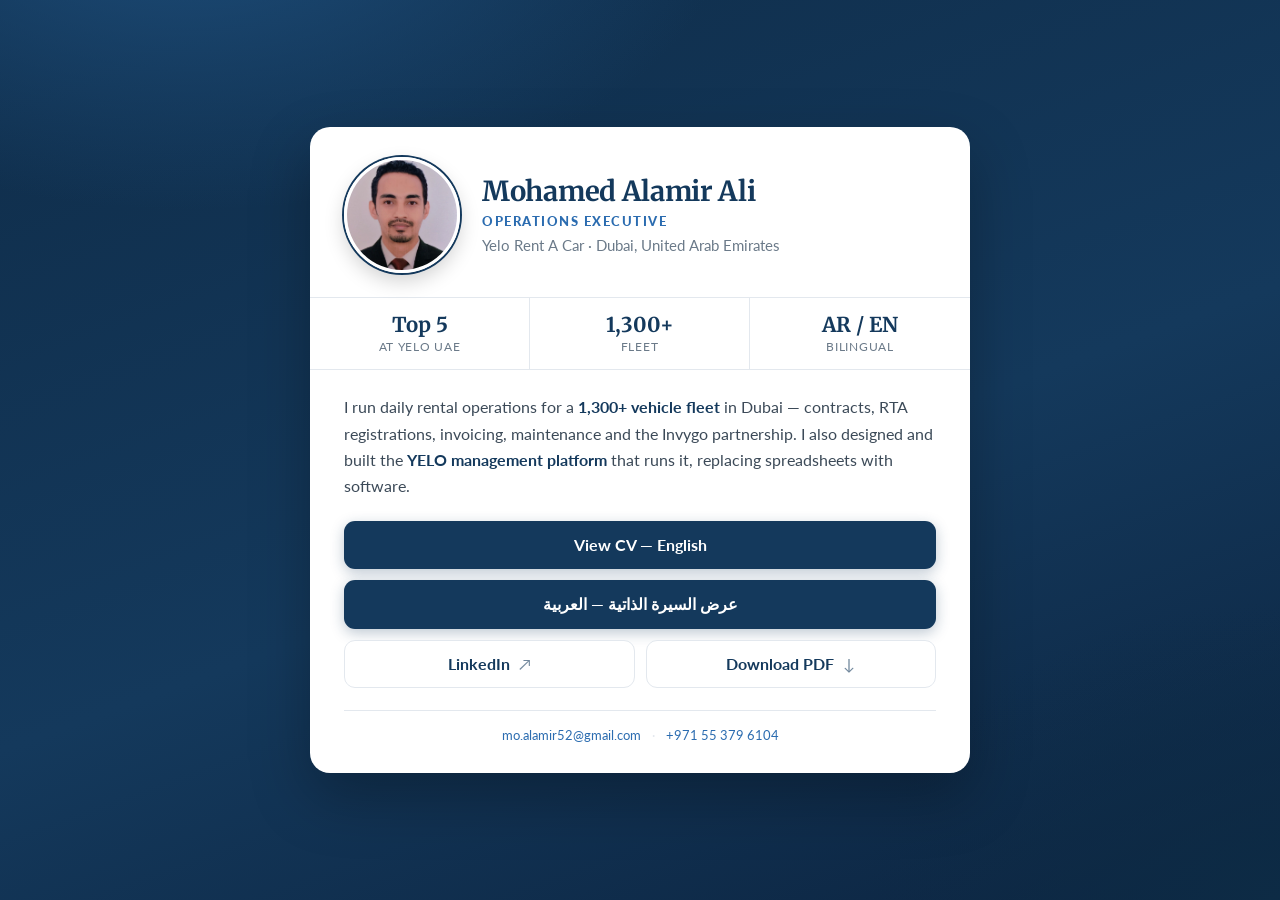
<file: index.html>
<!DOCTYPE html>
<html lang="en">
<head>
<meta charset="utf-8">
<meta name="viewport" content="width=device-width, initial-scale=1">
<title>Mohamed Alamir Ali — Operations Executive, Dubai</title>
<meta name="description" content="Operations Executive at Yelo Rent A Car, Dubai. Managing a 1,300+ vehicle fleet. English and Arabic CV.">

<meta property="og:type" content="profile">
<meta property="og:title" content="Mohamed Alamir Ali — Operations Executive, Dubai">
<meta property="og:description" content="Operations and customer service across retail, telecom and rental. Managing a 1,300+ vehicle fleet at Yelo Rent A Car, Dubai.">
<meta property="og:image" content="https://moalamir52.github.io/mohamed-alamir.jpg">
<meta property="og:url" content="https://moalamir52.github.io/">
<meta name="twitter:card" content="summary">

<link rel="icon" href="data:image/svg+xml,<svg xmlns='http://www.w3.org/2000/svg' viewBox='0 0 100 100'><rect width='100' height='100' rx='20' fill='%2314395c'/><text y='.9em' x='50' text-anchor='middle' font-size='62' font-family='Georgia,serif' fill='white'>M</text></svg>">

<link rel="preconnect" href="https://fonts.googleapis.com">
<link rel="preconnect" href="https://fonts.gstatic.com" crossorigin>
<link href="https://fonts.googleapis.com/css2?family=Lato:wght@400;700;900&family=Merriweather:wght@700&display=swap" rel="stylesheet">

<style>
    *, *::before, *::after { margin: 0; padding: 0; box-sizing: border-box; }

    :root {
        --navy:   #14395c;
        --blue:   #2b6cb0;
        --ink:    #23303c;
        --muted:  #6b7a89;
        --line:   #e3e8ee;
    }

    body {
        font-family: 'Lato', 'Segoe UI', Tahoma, sans-serif;
        color: var(--ink);
        background:
            radial-gradient(900px 500px at 15% -10%, #1d4d7a 0%, transparent 60%),
            radial-gradient(700px 500px at 100% 100%, #0d2b45 0%, transparent 60%),
            linear-gradient(160deg, #0f2d4a 0%, #14395c 55%, #0c2440 100%);
        min-height: 100vh;
        display: flex;
        align-items: center;
        justify-content: center;
        padding: 28px 18px;
        -webkit-font-smoothing: antialiased;
    }

    .card {
        width: 100%;
        min-width: 0;
        max-width: 660px;
        background: #fff;
        border-radius: 20px;
        box-shadow: 0 24px 60px rgba(0,0,0,.28);
        overflow: hidden;
    }

    /* ---------- Header ---------- */
    .head {
        display: flex;
        align-items: center;
        gap: 22px;
        padding: 30px 34px 24px;
        border-bottom: 1px solid var(--line);
    }

    .photo {
        width: 116px;
        height: 116px;
        flex-shrink: 0;
        border-radius: 50%;
        object-fit: cover;
        object-position: center 18%;
        border: 3px solid #fff;
        box-shadow: 0 0 0 2px var(--navy), 0 8px 20px rgba(0,0,0,.18);
    }

    h1 {
        font-family: 'Merriweather', Georgia, serif;
        font-size: 1.72rem;
        line-height: 1.2;
        color: var(--navy);
        letter-spacing: -.3px;
    }

    .role {
        margin-top: 5px;
        font-size: .82rem;
        font-weight: 900;
        letter-spacing: 1.5px;
        text-transform: uppercase;
        color: var(--blue);
    }

    .place {
        margin-top: 7px;
        font-size: .93rem;
        color: var(--muted);
        overflow-wrap: break-word;
    }

    .head > div { min-width: 0; }

    /* ---------- Stats ---------- */
    .stats {
        display: grid;
        grid-template-columns: repeat(3, minmax(0, 1fr));
        border-bottom: 1px solid var(--line);
    }

    .stat {
        padding: 16px 10px;
        text-align: center;
        border-right: 1px solid var(--line);
    }
    .stat:last-child { border-right: 0; }

    .stat b {
        display: block;
        font-family: 'Merriweather', Georgia, serif;
        font-size: 1.28rem;
        color: var(--navy);
        line-height: 1.1;
    }
    .stat span {
        display: block;
        margin-top: 4px;
        font-size: .72rem;
        letter-spacing: .7px;
        text-transform: uppercase;
        color: var(--muted);
    }

    /* ---------- Body ---------- */
    .body { padding: 24px 34px 30px; }

    .pitch {
        font-size: .99rem;
        line-height: 1.65;
        color: #3c4a58;
        margin-bottom: 22px;
    }
    .pitch strong { color: var(--navy); }

    .links { display: grid; gap: 11px; }

    .btn {
        display: flex;
        align-items: center;
        justify-content: center;
        gap: 9px;
        padding: 14px 20px;
        border-radius: 11px;
        font-size: .97rem;
        font-weight: 700;
        text-align: center;
        text-decoration: none;
        border: 1.5px solid transparent;
        transition: transform .15s ease, box-shadow .15s ease, background-color .15s ease;
    }
    .btn .arrow { font-weight: 400; opacity: .6; }

    .btn-primary {
        background: var(--navy);
        color: #fff;
        box-shadow: 0 4px 14px rgba(20,57,92,.28);
    }
    .btn-primary:hover { background: #1b4a75; transform: translateY(-2px); }

    .btn-ghost {
        background: #fff;
        color: var(--navy);
        border-color: var(--line);
    }
    .btn-ghost:hover { border-color: var(--blue); color: var(--blue); transform: translateY(-2px); }

    .row2 { display: grid; grid-template-columns: repeat(2, minmax(0, 1fr)); gap: 11px; }

    footer {
        margin-top: 22px;
        padding-top: 16px;
        border-top: 1px solid var(--line);
        text-align: center;
        font-size: .82rem;
        color: var(--muted);
    }
    footer a { color: var(--blue); text-decoration: none; overflow-wrap: anywhere; }
    footer a:hover { text-decoration: underline; }
    footer .sep { margin: 0 8px; color: var(--line); }

    /* ---------- Responsive ---------- */
    @media (max-width: 560px) {
        .head {
            flex-direction: column;
            text-align: center;
            gap: 16px;
            padding: 28px 22px 22px;
        }
        h1 { font-size: 1.45rem; }
        .body { padding: 22px 22px 26px; }
        .row2 { grid-template-columns: 1fr; }
        .stat b { font-size: 1.12rem; }
    }

    @media (prefers-reduced-motion: reduce) {
        .btn { transition: none; }
        .btn:hover { transform: none; }
    }
</style>
</head>
<body>

<main class="card">

    <div class="head">
        <img class="photo" src="mohamed-alamir.jpg" alt="Mohamed Alamir Ali">
        <div>
            <h1>Mohamed Alamir Ali</h1>
            <div class="role">Operations Executive</div>
            <div class="place">Yelo Rent A Car &middot; Dubai, United Arab Emirates</div>
        </div>
    </div>

    <div class="stats">
        <div class="stat"><b>Top 5</b><span>At Yelo UAE</span></div>
        <div class="stat"><b>1,300+</b><span>Fleet</span></div>
        <div class="stat"><b>AR / EN</b><span>Bilingual</span></div>
    </div>

    <div class="body">
        <p class="pitch">
            I run daily rental operations for a <strong>1,300+ vehicle fleet</strong> in Dubai — contracts,
            RTA registrations, invoicing, maintenance and the Invygo partnership. I also designed and built
            the <strong>YELO management platform</strong> that runs it, replacing spreadsheets with software.
        </p>

        <div class="links">
            <a class="btn btn-primary" href="./english.html">View CV — English</a>
            <a class="btn btn-primary" href="./arabic.html" dir="rtl">عرض السيرة الذاتية — العربية</a>

            <div class="row2">
                <a class="btn btn-ghost" href="https://www.linkedin.com/in/mohamed-alamir/" target="_blank" rel="noopener">
                    LinkedIn <span class="arrow">&#8599;</span>
                </a>
                <a class="btn btn-ghost" href="Mohamed Alamir` Resume.pdf" download>
                    Download PDF <span class="arrow">&darr;</span>
                </a>
            </div>
        </div>

        <footer>
            <a href="mailto:mo.alamir52@gmail.com">mo.alamir52@gmail.com</a>
            <span class="sep">&middot;</span>
            <a href="https://wa.me/971553796104" target="_blank" rel="noopener">+971&nbsp;55&nbsp;379&nbsp;6104</a>
        </footer>
    </div>

</main>

</body>
</html>
</file>
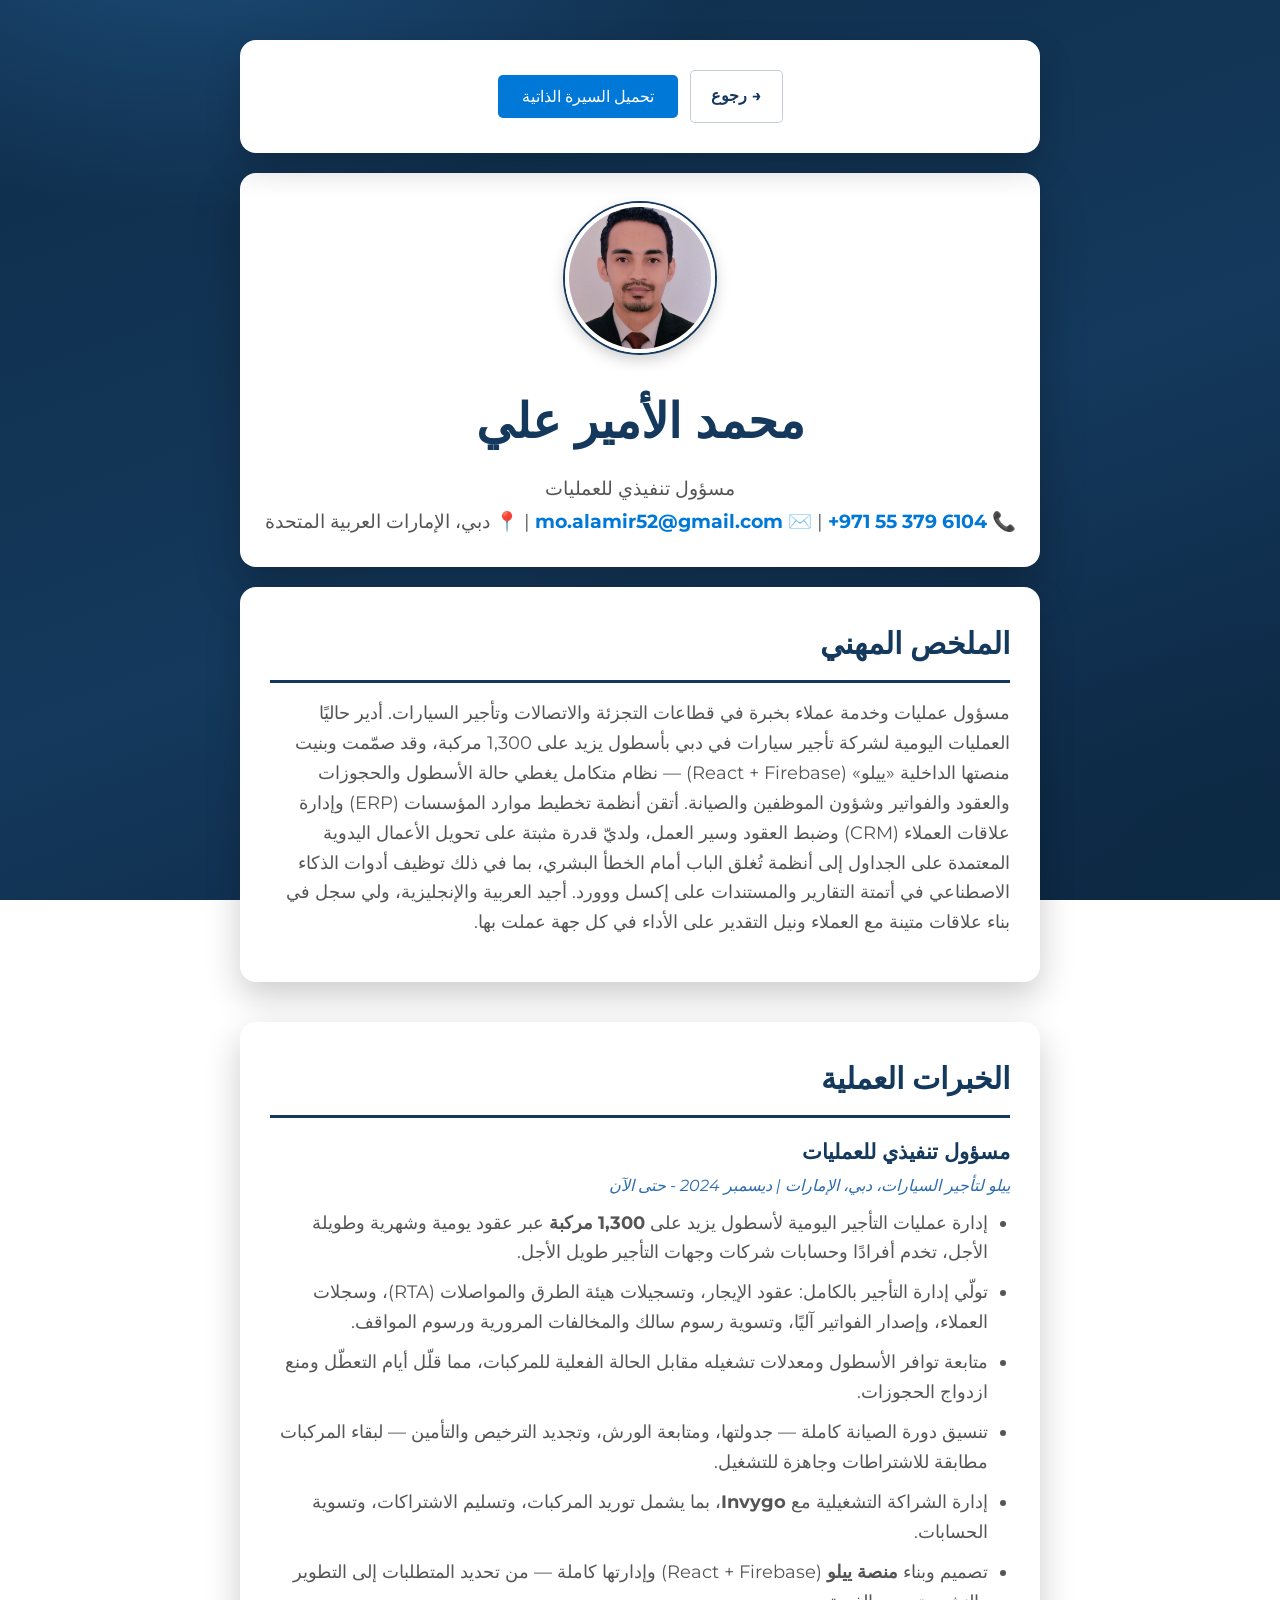
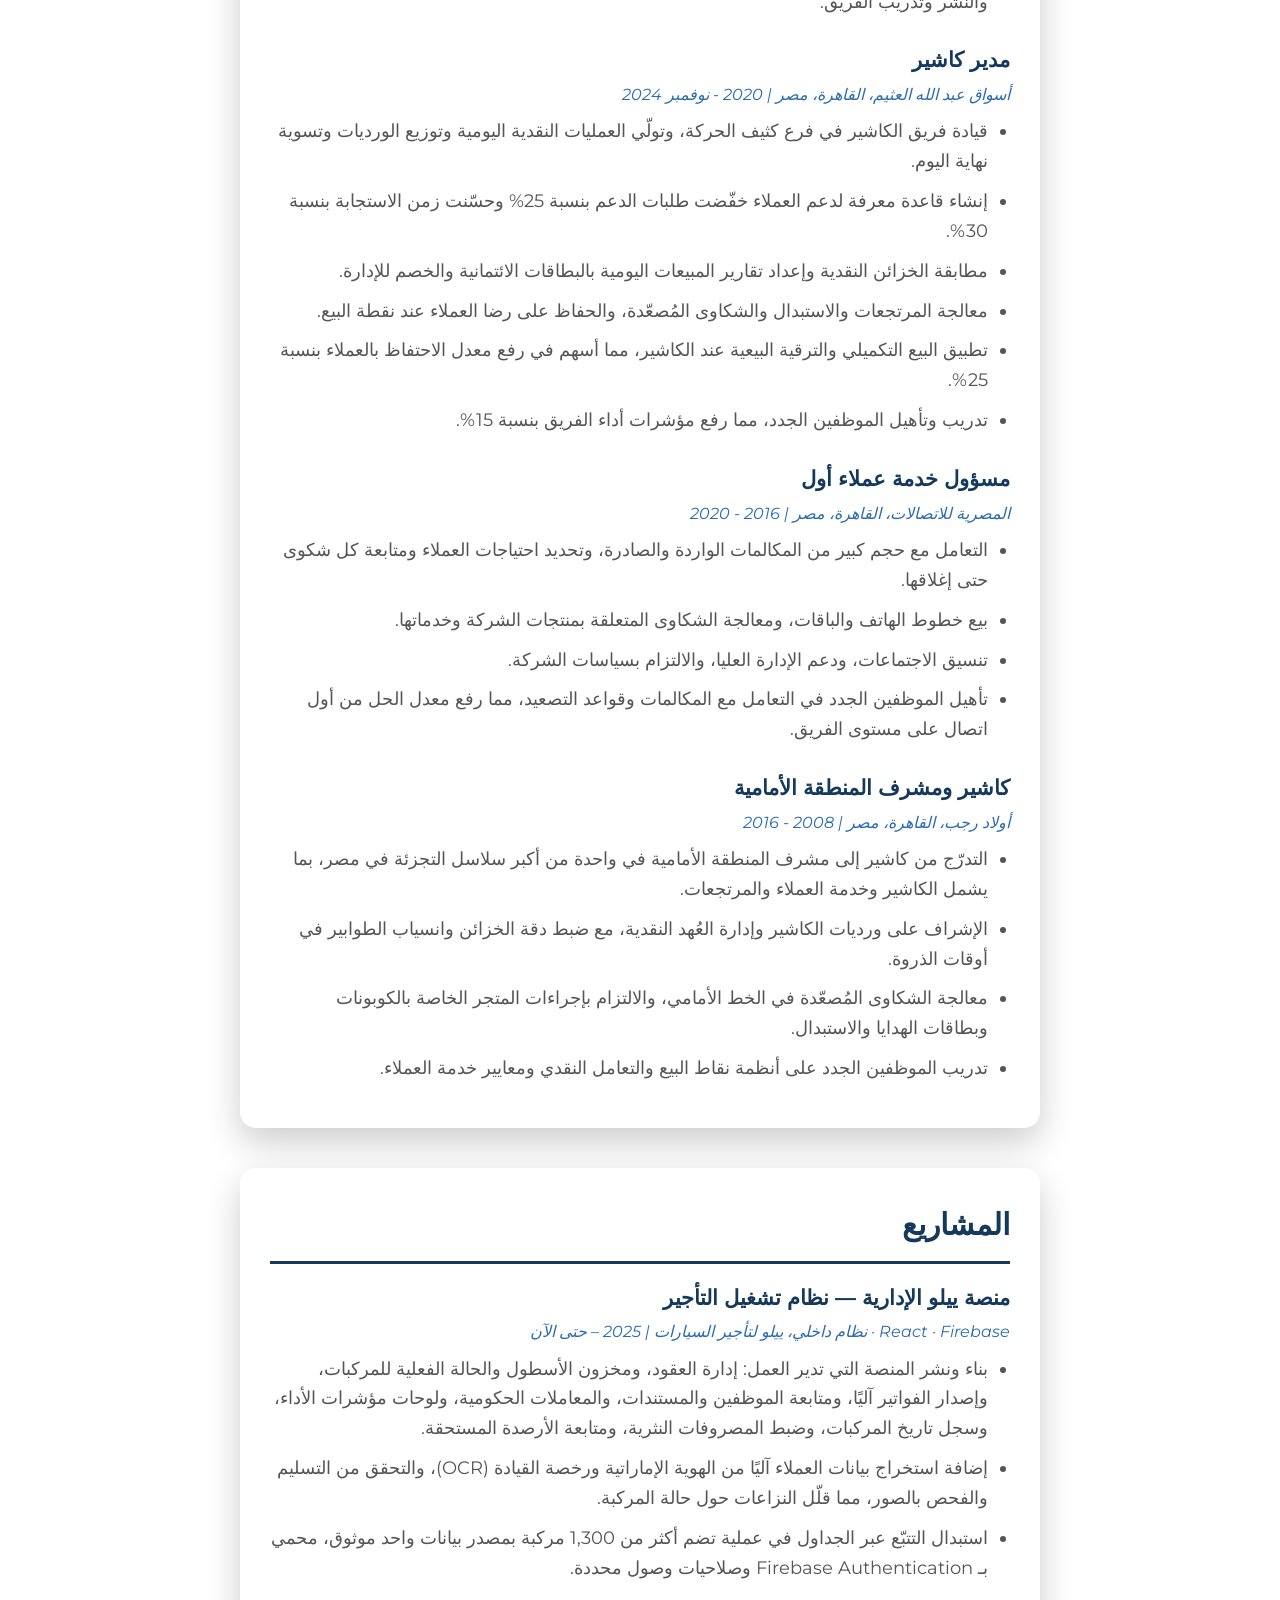
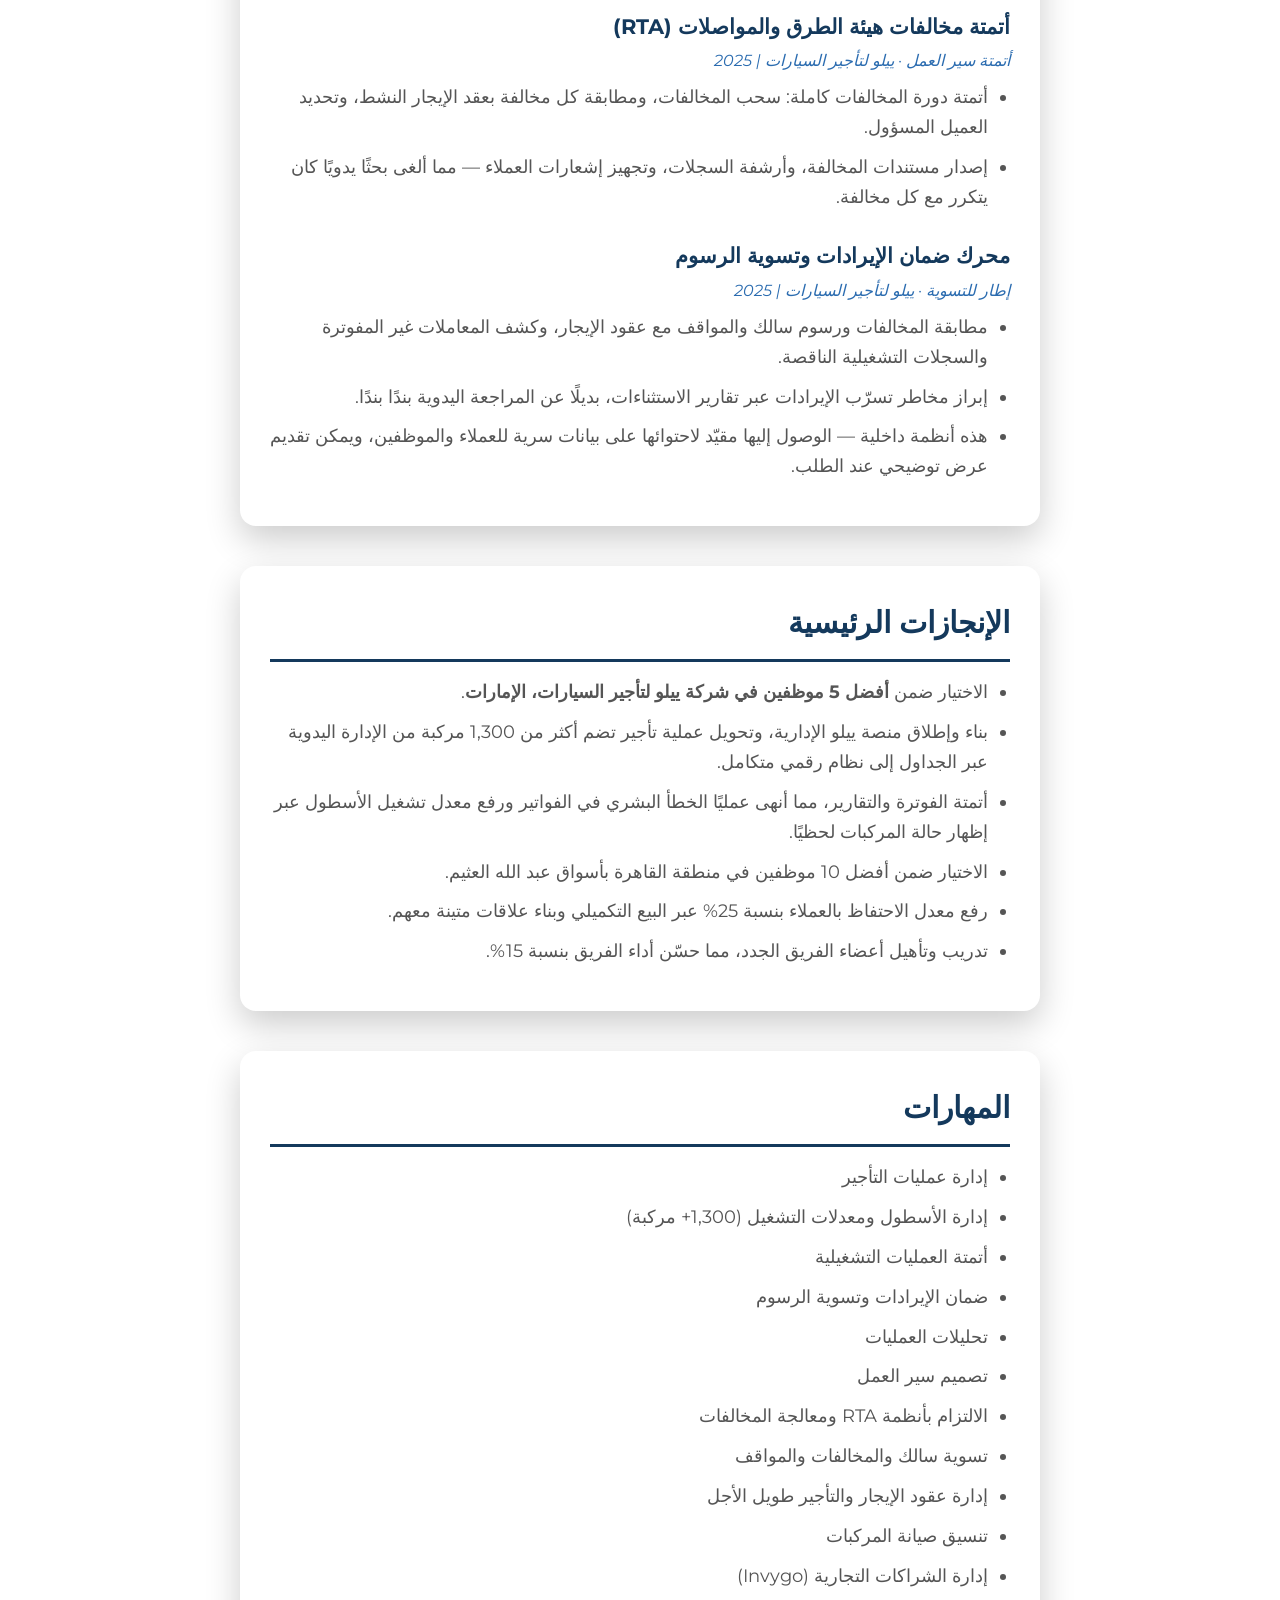
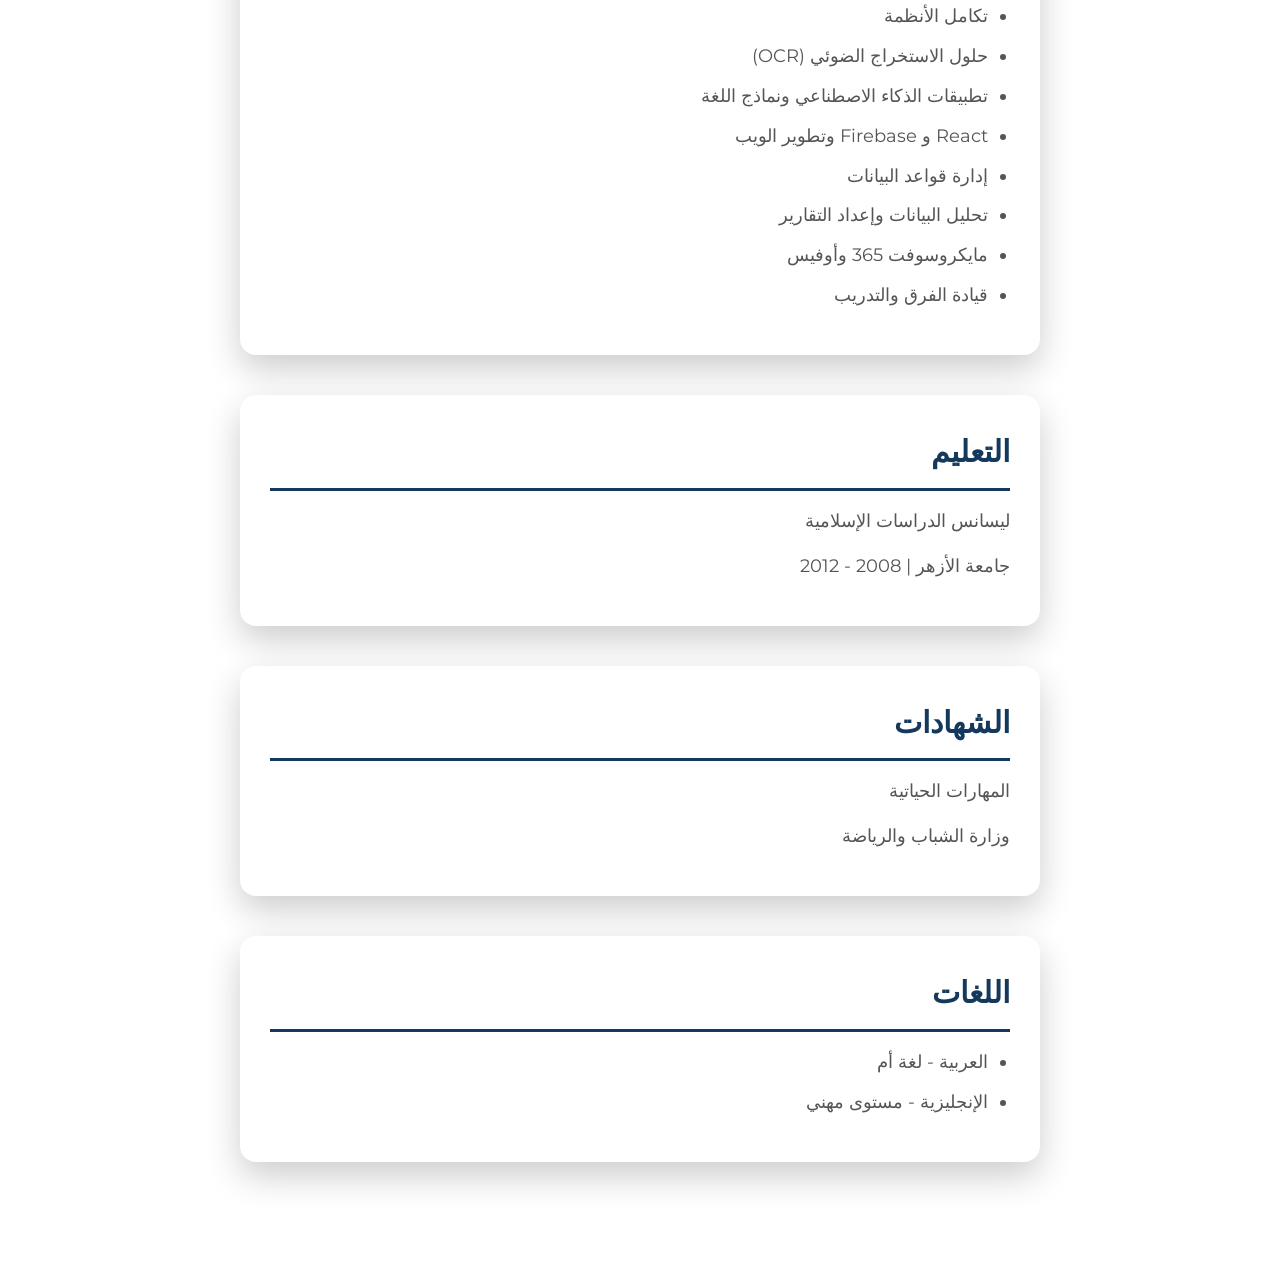
<file: arabic.html>
<!DOCTYPE html>
<html lang="ar" dir="rtl">
<head>
    <meta charset="UTF-8">
    <meta name="viewport" content="width=device-width, initial-scale=1.0">
    <title>السيرة الذاتية — محمد الأمير علي</title>
    <meta name="description" content="السيرة الذاتية لمحمد الأمير علي، مسؤول تنفيذي للعمليات، دبي، الإمارات.">
    <link href="https://fonts.googleapis.com/css2?family=Montserrat:wght@400;700&display=swap" rel="stylesheet">
    <link rel="stylesheet" href="styles.css">
</head>
<body>

    <!-- رجوع + تحميل السيرة الذاتية -->
    <section id="download-section">
        <a class="back-link" href="./index.html">&rarr; رجوع</a>
        <a href="Mohamed Alamir Arabic.pdf" download>
            <button type="button">تحميل السيرة الذاتية</button>
        </a>
    </section>

    <!-- قسم العنوان مع صورة الملف الشخصي -->
    <header>
        <img src="mohamed-alamir.jpg" alt="محمد الأمير علي" class="profile-image">
        <h1>محمد الأمير علي</h1>
        <p>مسؤول تنفيذي للعمليات</p>
        <p>
            📞 <a class="ltr" href="https://wa.me/971553796104" target="_blank" rel="noopener">+971 55 379 6104</a> |
            ✉️ <a class="ltr" href="mailto:mo.alamir52@gmail.com">mo.alamir52@gmail.com</a> |
            📍 دبي، الإمارات العربية المتحدة
        </p>
    </header>

    <!-- قسم الملخص -->
    <section id="summary">
        <h2>الملخص المهني</h2>
        <p>مسؤول عمليات وخدمة عملاء بخبرة في قطاعات التجزئة والاتصالات وتأجير السيارات. أدير حاليًا العمليات اليومية لشركة تأجير سيارات في دبي بأسطول يزيد على 1,300 مركبة، وقد صمّمت وبنيت منصتها الداخلية «ييلو» (React + Firebase) — نظام متكامل يغطي حالة الأسطول والحجوزات والعقود والفواتير وشؤون الموظفين والصيانة. أتقن أنظمة تخطيط موارد المؤسسات (ERP) وإدارة علاقات العملاء (CRM) وضبط العقود وسير العمل، ولديّ قدرة مثبتة على تحويل الأعمال اليدوية المعتمدة على الجداول إلى أنظمة تُغلق الباب أمام الخطأ البشري، بما في ذلك توظيف أدوات الذكاء الاصطناعي في أتمتة التقارير والمستندات على إكسل ووورد. أجيد العربية والإنجليزية، ولي سجل في بناء علاقات متينة مع العملاء ونيل التقدير على الأداء في كل جهة عملت بها.</p>
    </section>

    <!-- قسم الخبرات -->
    <section id="experience">
        <h2>الخبرات العملية</h2>

        <div class="job">
            <h3>مسؤول تنفيذي للعمليات</h3>
            <p>ييلو لتأجير السيارات، دبي، الإمارات | ديسمبر 2024 - حتى الآن</p>
            <ul>
                <li>إدارة عمليات التأجير اليومية لأسطول يزيد على <strong>1,300 مركبة</strong> عبر عقود يومية وشهرية وطويلة الأجل، تخدم أفرادًا وحسابات شركات وجهات التأجير طويل الأجل.</li>
                <li>تولّي إدارة التأجير بالكامل: عقود الإيجار، وتسجيلات هيئة الطرق والمواصلات (RTA)، وسجلات العملاء، وإصدار الفواتير آليًا، وتسوية رسوم سالك والمخالفات المرورية ورسوم المواقف.</li>
                <li>متابعة توافر الأسطول ومعدلات تشغيله مقابل الحالة الفعلية للمركبات، مما قلّل أيام التعطّل ومنع ازدواج الحجوزات.</li>
                <li>تنسيق دورة الصيانة كاملة — جدولتها، ومتابعة الورش، وتجديد الترخيص والتأمين — لبقاء المركبات مطابقة للاشتراطات وجاهزة للتشغيل.</li>
                <li>إدارة الشراكة التشغيلية مع <strong>Invygo</strong>، بما يشمل توريد المركبات، وتسليم الاشتراكات، وتسوية الحسابات.</li>
                <li>تصميم وبناء <strong>منصة ييلو</strong> (React + Firebase) وإدارتها كاملة — من تحديد المتطلبات إلى التطوير والنشر وتدريب الفريق.</li>
            </ul>
        </div>

        <div class="job">
            <h3>مدير كاشير</h3>
            <p>أسواق عبد الله العثيم، القاهرة، مصر | 2020 - نوفمبر 2024</p>
            <ul>
                <li>قيادة فريق الكاشير في فرع كثيف الحركة، وتولّي العمليات النقدية اليومية وتوزيع الورديات وتسوية نهاية اليوم.</li>
                <li>إنشاء قاعدة معرفة لدعم العملاء خفّضت طلبات الدعم بنسبة 25% وحسّنت زمن الاستجابة بنسبة 30%.</li>
                <li>مطابقة الخزائن النقدية وإعداد تقارير المبيعات اليومية بالبطاقات الائتمانية والخصم للإدارة.</li>
                <li>معالجة المرتجعات والاستبدال والشكاوى المُصعّدة، والحفاظ على رضا العملاء عند نقطة البيع.</li>
                <li>تطبيق البيع التكميلي والترقية البيعية عند الكاشير، مما أسهم في رفع معدل الاحتفاظ بالعملاء بنسبة 25%.</li>
                <li>تدريب وتأهيل الموظفين الجدد، مما رفع مؤشرات أداء الفريق بنسبة 15%.</li>
            </ul>
        </div>

        <div class="job">
            <h3>مسؤول خدمة عملاء أول</h3>
            <p>المصرية للاتصالات، القاهرة، مصر | 2016 - 2020</p>
            <ul>
                <li>التعامل مع حجم كبير من المكالمات الواردة والصادرة، وتحديد احتياجات العملاء ومتابعة كل شكوى حتى إغلاقها.</li>
                <li>بيع خطوط الهاتف والباقات، ومعالجة الشكاوى المتعلقة بمنتجات الشركة وخدماتها.</li>
                <li>تنسيق الاجتماعات، ودعم الإدارة العليا، والالتزام بسياسات الشركة.</li>
                <li>تأهيل الموظفين الجدد في التعامل مع المكالمات وقواعد التصعيد، مما رفع معدل الحل من أول اتصال على مستوى الفريق.</li>
            </ul>
        </div>

        <div class="job">
            <h3>كاشير ومشرف المنطقة الأمامية</h3>
            <p>أولاد رجب، القاهرة، مصر | 2008 - 2016</p>
            <ul>
                <li>التدرّج من كاشير إلى مشرف المنطقة الأمامية في واحدة من أكبر سلاسل التجزئة في مصر، بما يشمل الكاشير وخدمة العملاء والمرتجعات.</li>
                <li>الإشراف على ورديات الكاشير وإدارة العُهد النقدية، مع ضبط دقة الخزائن وانسياب الطوابير في أوقات الذروة.</li>
                <li>معالجة الشكاوى المُصعّدة في الخط الأمامي، والالتزام بإجراءات المتجر الخاصة بالكوبونات وبطاقات الهدايا والاستبدال.</li>
                <li>تدريب الموظفين الجدد على أنظمة نقاط البيع والتعامل النقدي ومعايير خدمة العملاء.</li>
            </ul>
        </div>
    </section>

    <!-- قسم المشاريع -->
    <section id="projects">
        <h2>المشاريع</h2>


    <div class="job">
        <h3>منصة ييلو الإدارية — نظام تشغيل التأجير</h3>
            <p><span class="ltr">React · Firebase</span> · نظام داخلي، ييلو لتأجير السيارات | 2025 – حتى الآن</p>
        <ul>
            <li>بناء ونشر المنصة التي تدير العمل: إدارة العقود، ومخزون الأسطول والحالة الفعلية للمركبات، وإصدار الفواتير آليًا، ومتابعة الموظفين والمستندات، والمعاملات الحكومية، ولوحات مؤشرات الأداء، وسجل تاريخ المركبات، وضبط المصروفات النثرية، ومتابعة الأرصدة المستحقة.</li>
            <li>إضافة استخراج بيانات العملاء آليًا من الهوية الإماراتية ورخصة القيادة (<span class="ltr">OCR</span>)، والتحقق من التسليم والفحص بالصور، مما قلّل النزاعات حول حالة المركبة.</li>
            <li>استبدال التتبّع عبر الجداول في عملية تضم أكثر من 1,300 مركبة بمصدر بيانات واحد موثوق، محمي بـ <span class="ltr">Firebase Authentication</span> وصلاحيات وصول محددة.</li>
        </ul>
    </div>

    <div class="job">
        <h3>أتمتة مخالفات هيئة الطرق والمواصلات (RTA)</h3>
            <p>أتمتة سير العمل · ييلو لتأجير السيارات | 2025</p>
        <ul>
            <li>أتمتة دورة المخالفات كاملة: سحب المخالفات، ومطابقة كل مخالفة بعقد الإيجار النشط، وتحديد العميل المسؤول.</li>
            <li>إصدار مستندات المخالفة، وأرشفة السجلات، وتجهيز إشعارات العملاء — مما ألغى بحثًا يدويًا كان يتكرر مع كل مخالفة.</li>
        </ul>
    </div>

    <div class="job">
        <h3>محرك ضمان الإيرادات وتسوية الرسوم</h3>
            <p>إطار للتسوية · ييلو لتأجير السيارات | 2025</p>
        <ul>
            <li>مطابقة المخالفات ورسوم سالك والمواقف مع عقود الإيجار، وكشف المعاملات غير المفوترة والسجلات التشغيلية الناقصة.</li>
            <li>إبراز مخاطر تسرّب الإيرادات عبر تقارير الاستثناءات، بديلًا عن المراجعة اليدوية بندًا بندًا.</li>
            <li class="note">هذه أنظمة داخلية — الوصول إليها مقيّد لاحتوائها على بيانات سرية للعملاء والموظفين، ويمكن تقديم عرض توضيحي عند الطلب.</li>
        </ul>
    </div>
    </section>

    <!-- قسم الإنجازات الرئيسية -->
    <section id="achievements">
        <h2>الإنجازات الرئيسية</h2>
        <ul>
            <li>الاختيار ضمن <strong>أفضل 5 موظفين في شركة ييلو لتأجير السيارات، الإمارات</strong>.</li>
            <li>بناء وإطلاق منصة ييلو الإدارية، وتحويل عملية تأجير تضم أكثر من 1,300 مركبة من الإدارة اليدوية عبر الجداول إلى نظام رقمي متكامل.</li>
            <li>أتمتة الفوترة والتقارير، مما أنهى عمليًا الخطأ البشري في الفواتير ورفع معدل تشغيل الأسطول عبر إظهار حالة المركبات لحظيًا.</li>
            <li>الاختيار ضمن أفضل 10 موظفين في منطقة القاهرة بأسواق عبد الله العثيم.</li>
            <li>رفع معدل الاحتفاظ بالعملاء بنسبة 25% عبر البيع التكميلي وبناء علاقات متينة معهم.</li>
            <li>تدريب وتأهيل أعضاء الفريق الجدد، مما حسّن أداء الفريق بنسبة 15%.</li>
        </ul>
    </section>

    <!-- قسم المهارات -->
    <section id="skills">
        <h2>المهارات</h2>
        <ul>
            <li>إدارة عمليات التأجير</li>
            <li>إدارة الأسطول ومعدلات التشغيل (1,300+ مركبة)</li>
            <li>أتمتة العمليات التشغيلية</li>
            <li>ضمان الإيرادات وتسوية الرسوم</li>
            <li>تحليلات العمليات</li>
            <li>تصميم سير العمل</li>
            <li>الالتزام بأنظمة RTA ومعالجة المخالفات</li>
            <li>تسوية سالك والمخالفات والمواقف</li>
            <li>إدارة عقود الإيجار والتأجير طويل الأجل</li>
            <li>تنسيق صيانة المركبات</li>
            <li>إدارة الشراكات التجارية (Invygo)</li>
            <li>تكامل الأنظمة</li>
            <li>حلول الاستخراج الضوئي (OCR)</li>
            <li>تطبيقات الذكاء الاصطناعي ونماذج اللغة</li>
            <li><span class="ltr">React</span> و <span class="ltr">Firebase</span> وتطوير الويب</li>
            <li>إدارة قواعد البيانات</li>
            <li>تحليل البيانات وإعداد التقارير</li>
            <li>مايكروسوفت 365 وأوفيس</li>
            <li>قيادة الفرق والتدريب</li>

        </ul>
    </section>

    <!-- قسم التعليم -->
    <section id="education">
        <h2>التعليم</h2>
        <p>ليسانس الدراسات الإسلامية</p>
        <p>جامعة الأزهر | 2008 - 2012</p>
    </section>

    <!-- قسم الشهادات -->
    <section id="certifications">
        <h2>الشهادات</h2>
        <p>المهارات الحياتية</p>
        <p>وزارة الشباب والرياضة</p>
    </section>

    <!-- قسم اللغات -->
    <section id="languages">
        <h2>اللغات</h2>
        <ul>
            <li>العربية - لغة أم</li>
            <li>الإنجليزية - مستوى مهني</li>
        </ul>
    </section>

    <!-- قسم التذييل -->
    <footer>
        <p>© 2026 محمد الأمير علي. جميع الحقوق محفوظة.</p>
    </footer>

</body>
</html>
</file>
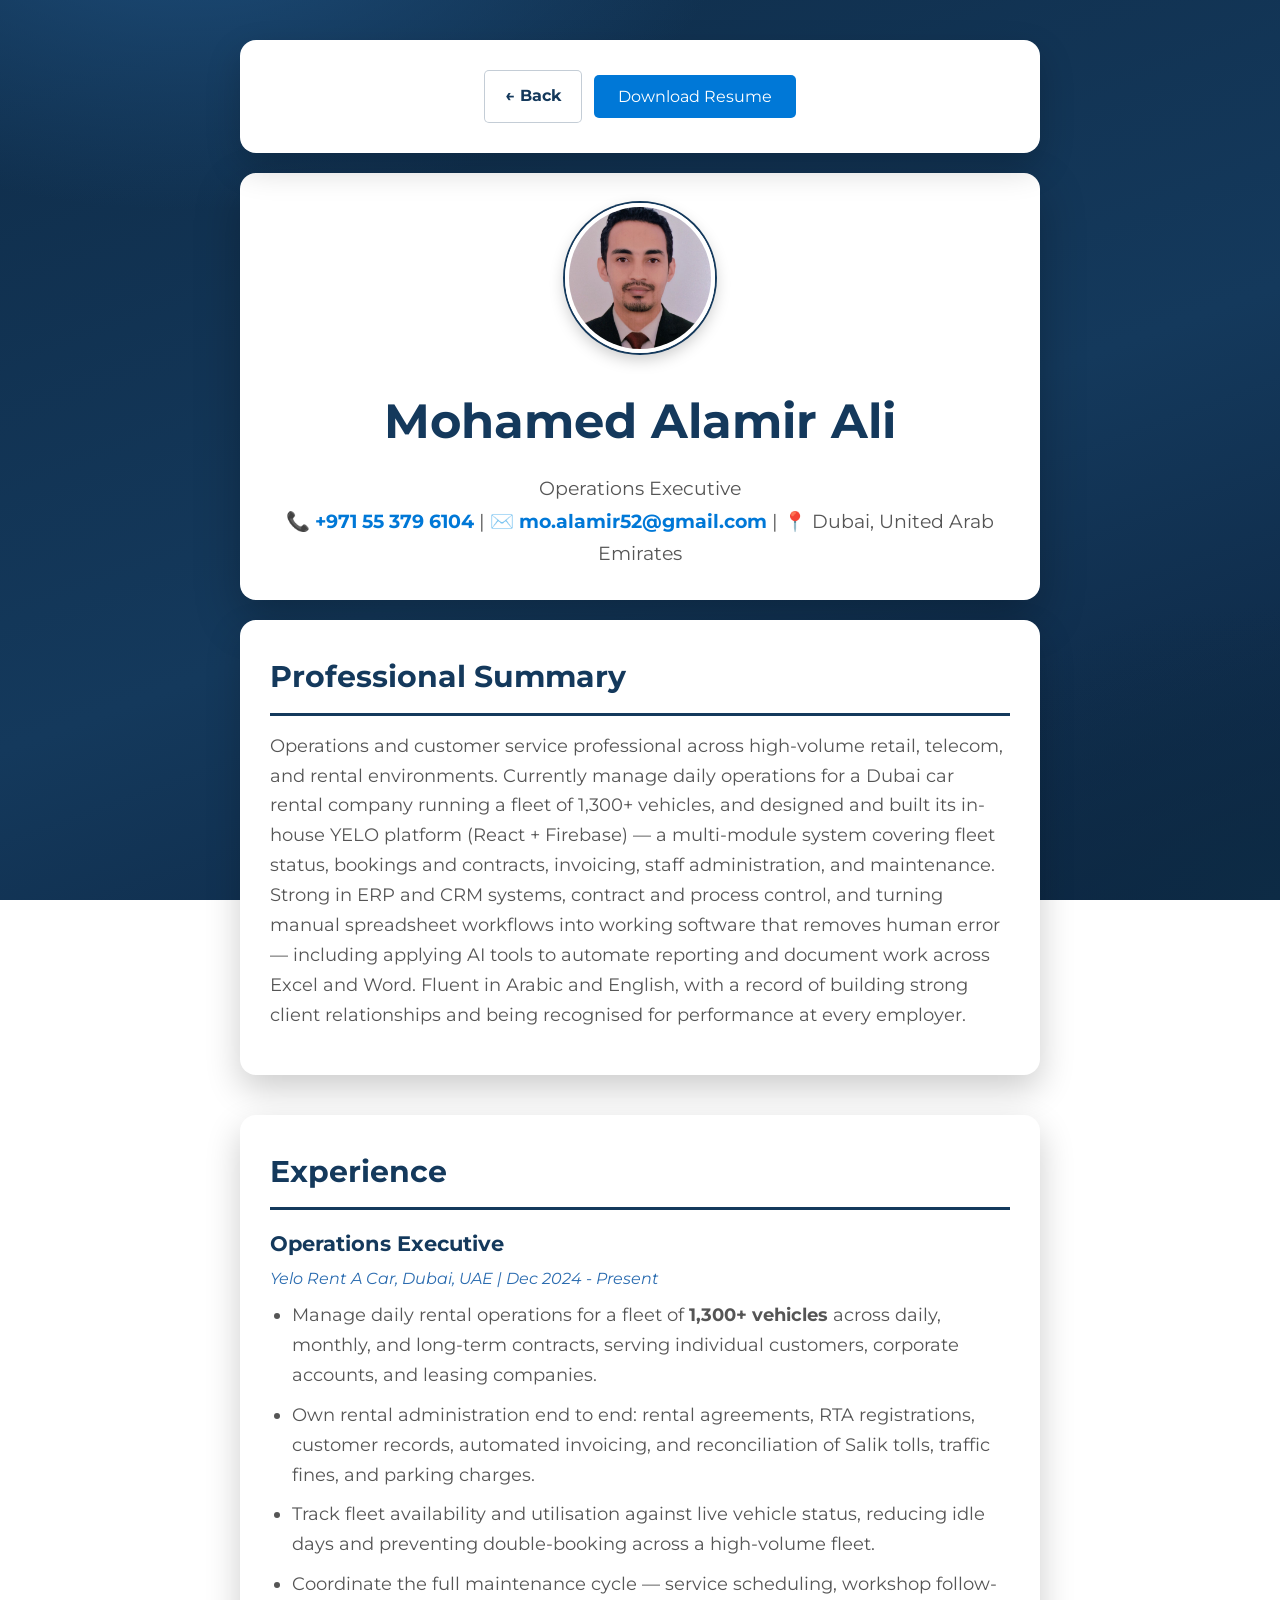
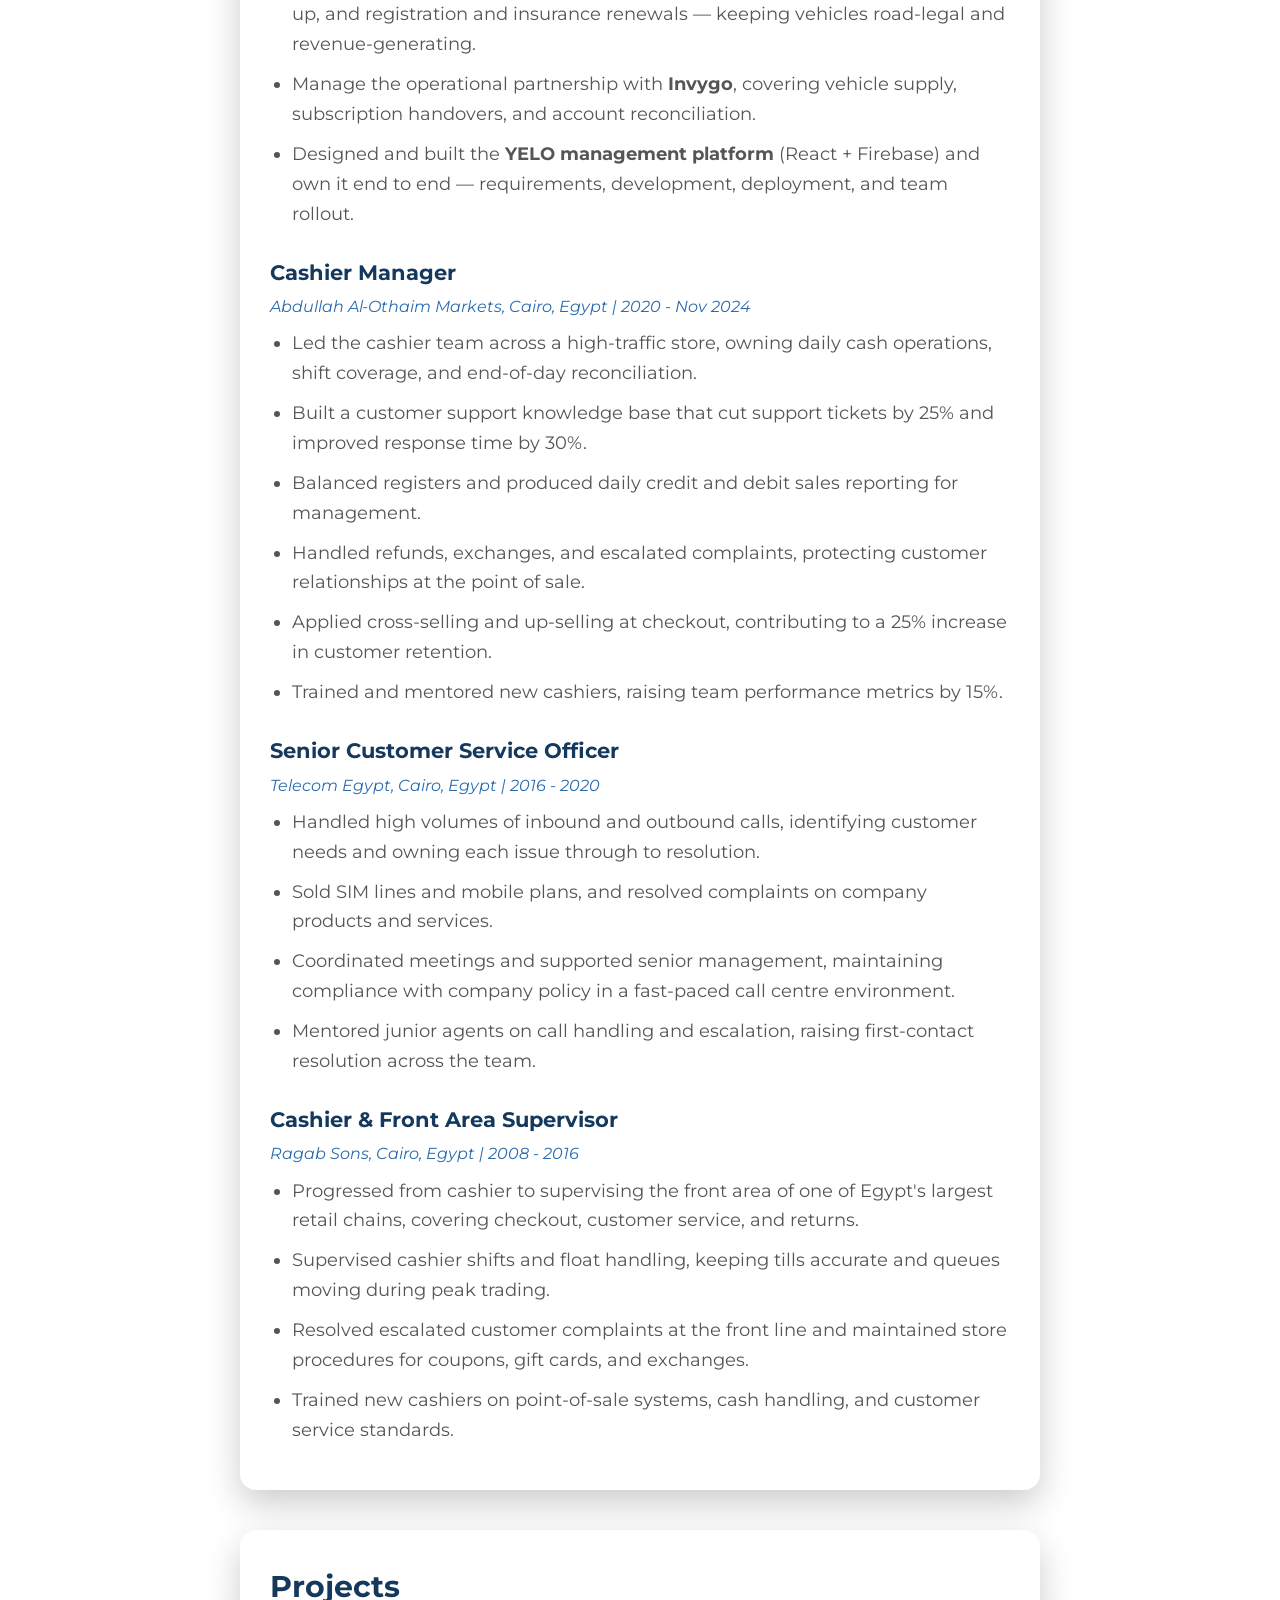
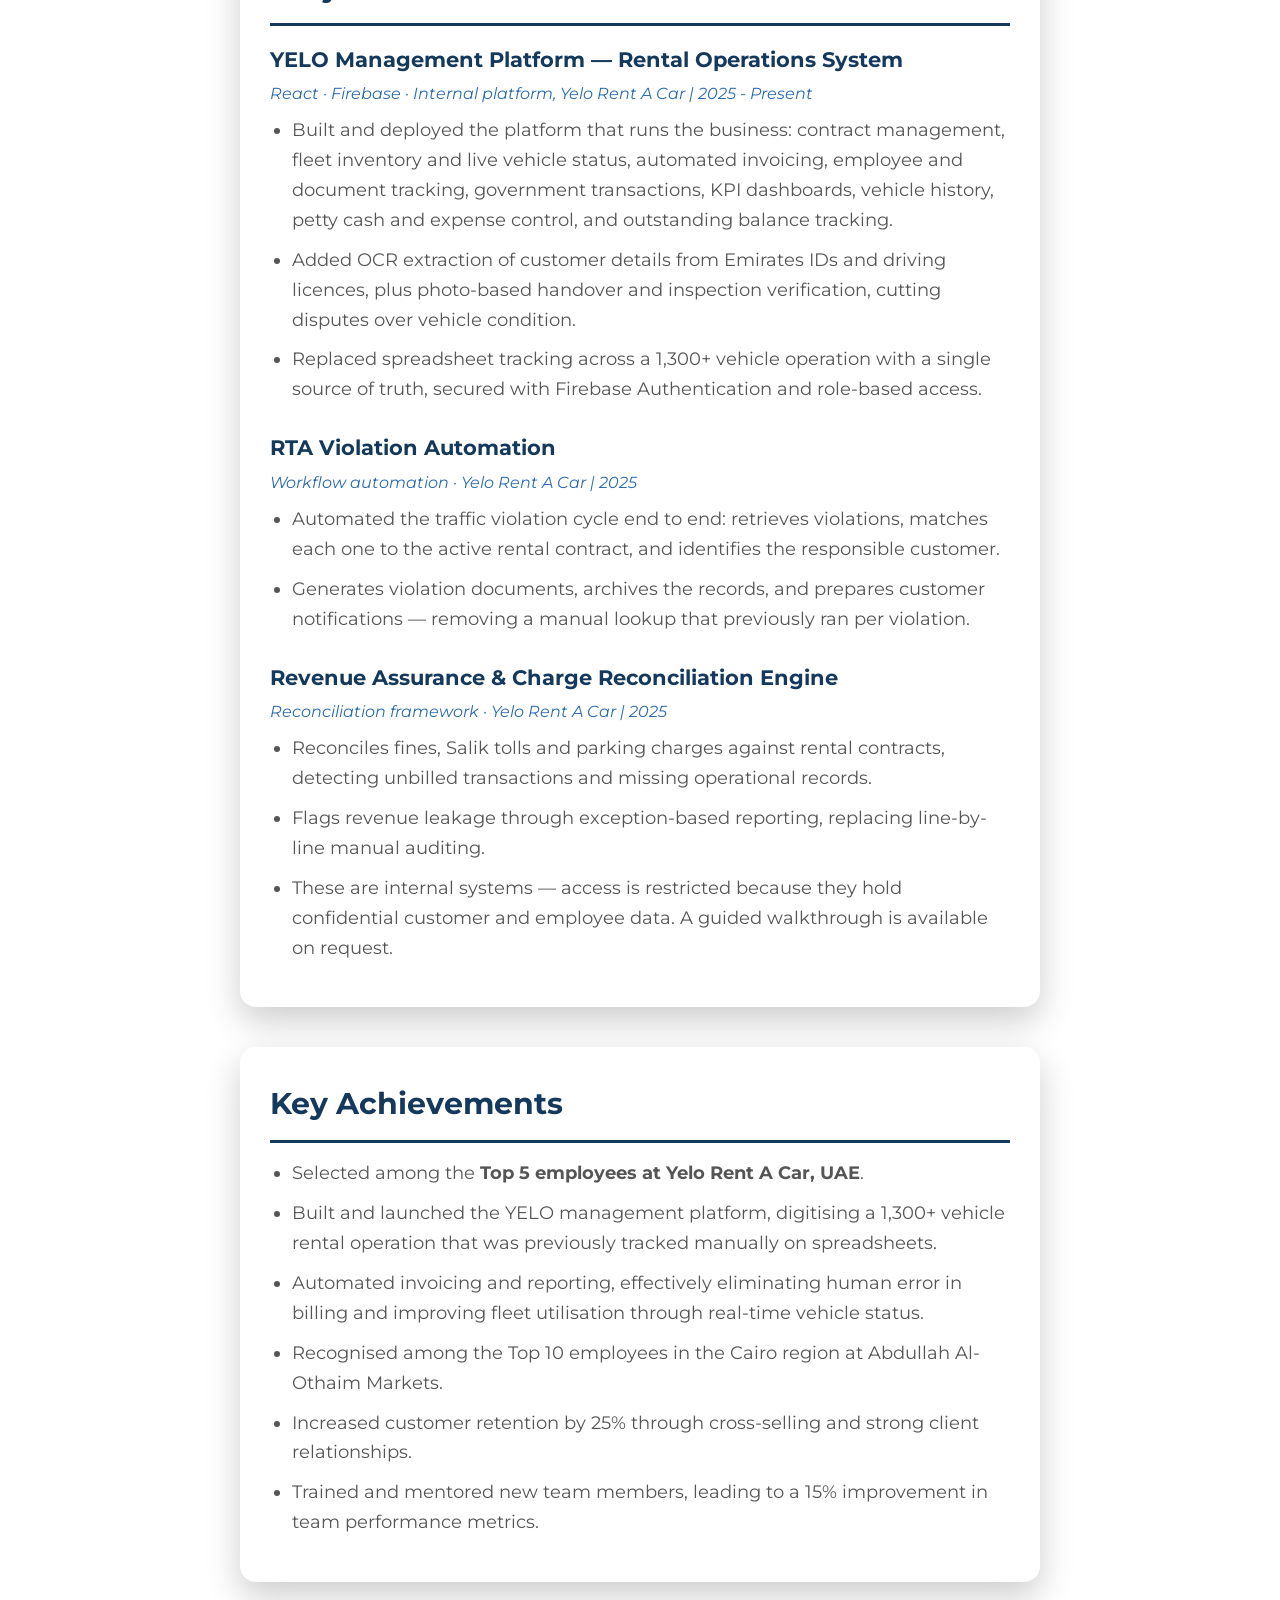
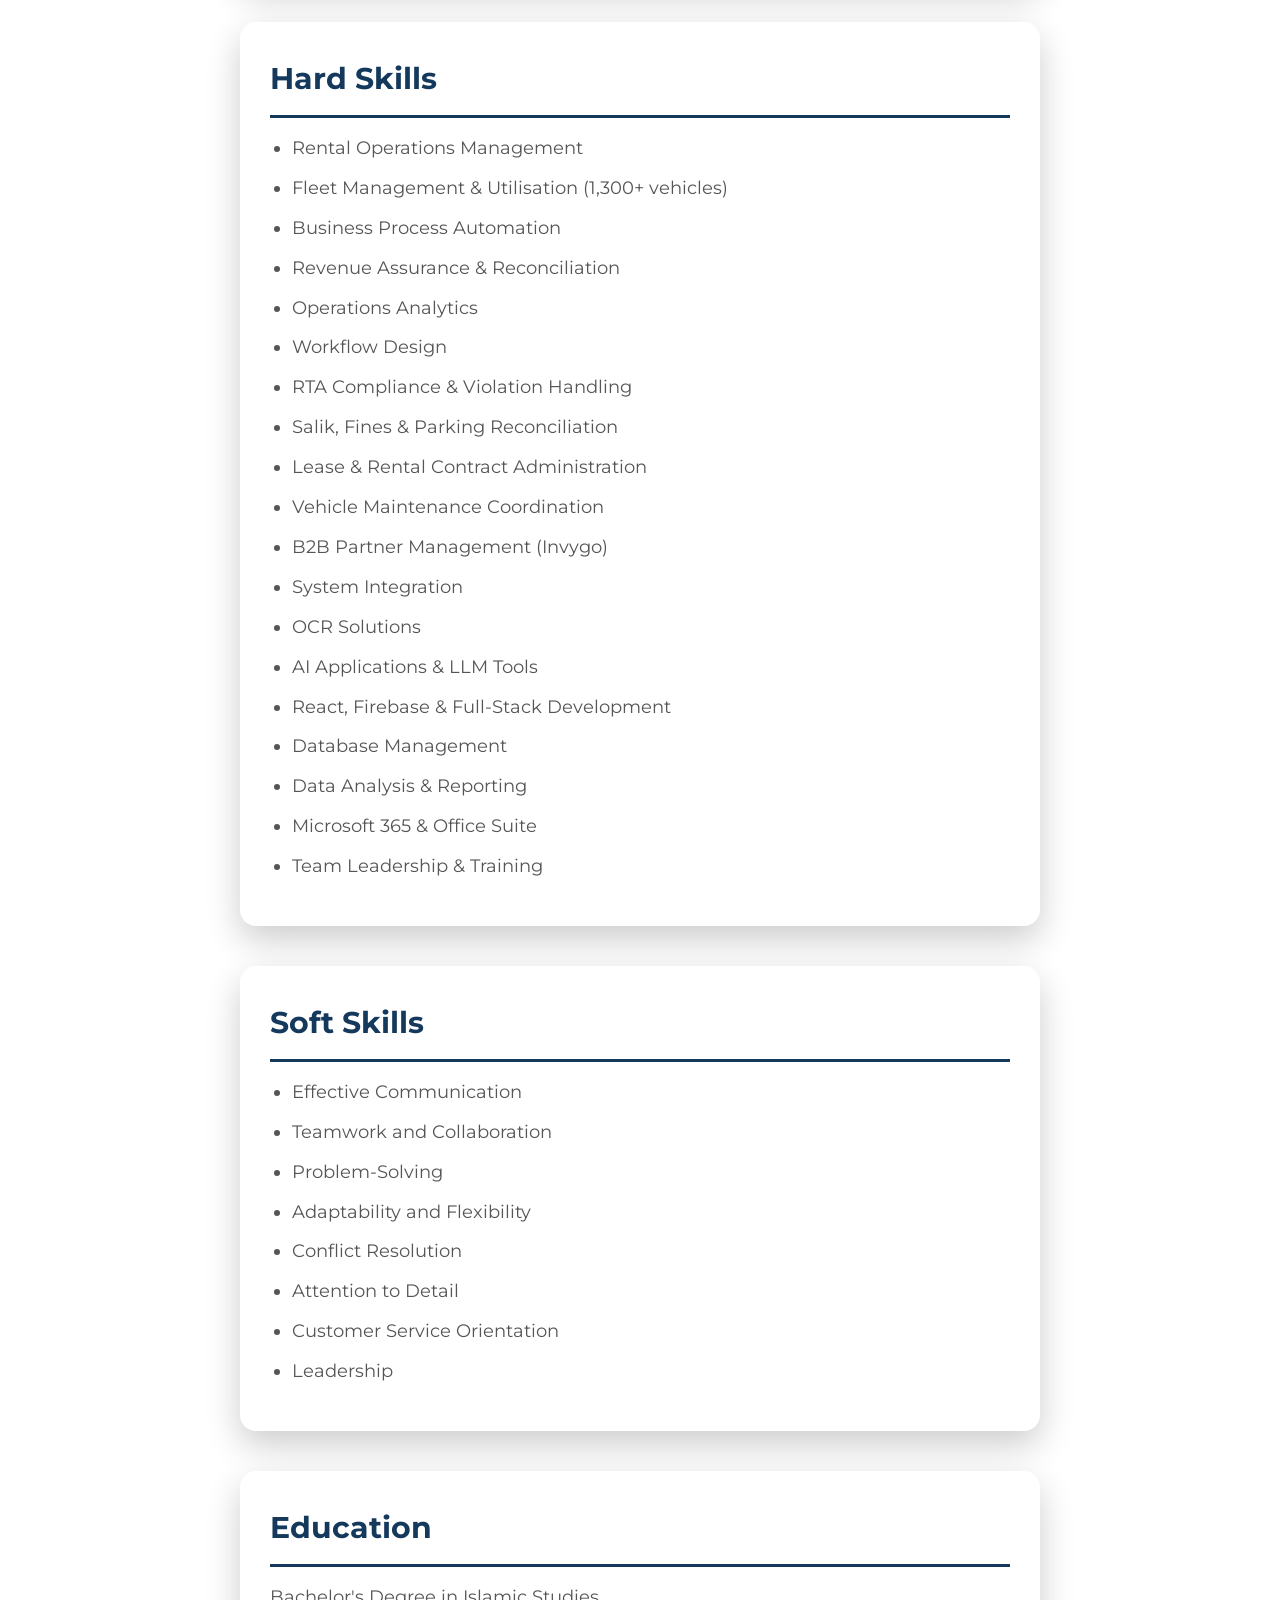
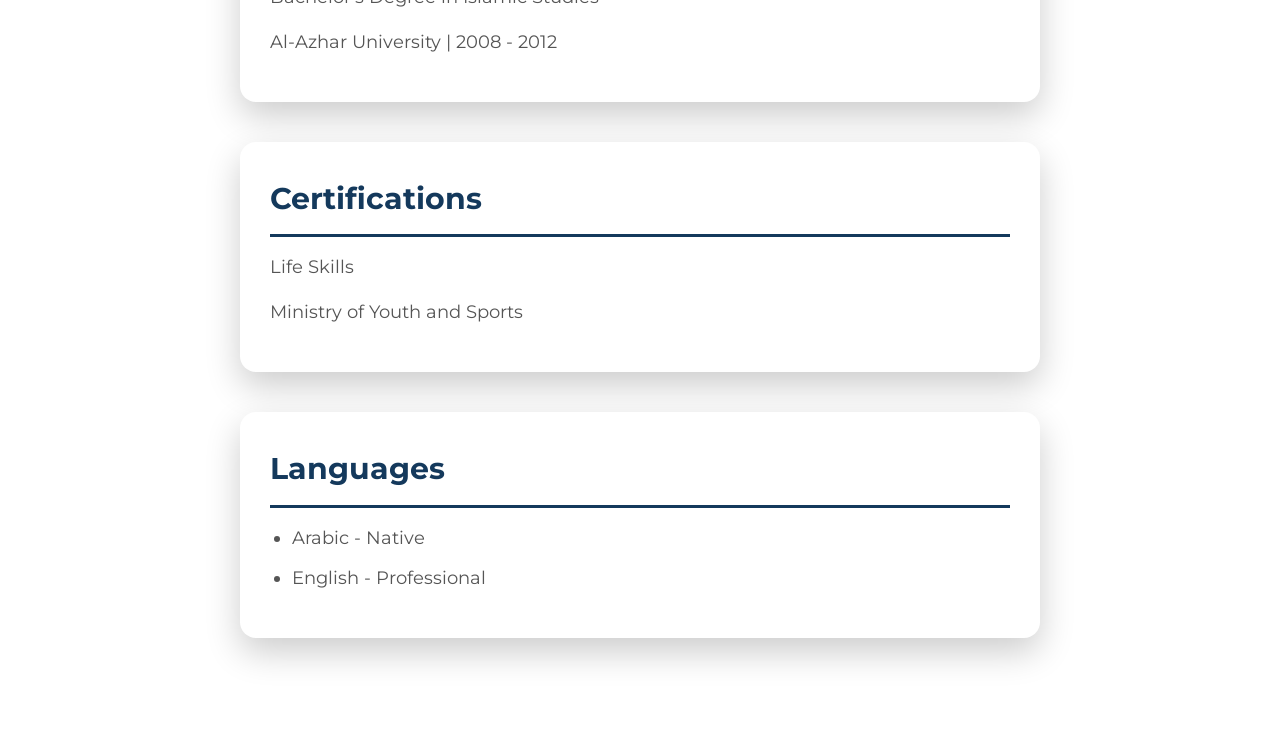
<file: english.html>
<!DOCTYPE html>
<html lang="en">
<head>
    <meta charset="UTF-8">
    <meta name="viewport" content="width=device-width, initial-scale=1.0">
    <title>Mohamed Alamir Ali — CV</title>
    <meta name="description" content="CV of Mohamed Alamir Ali, Operations Executive based in Dubai, UAE.">
    <link href="https://fonts.googleapis.com/css2?family=Montserrat:wght@400;700&display=swap" rel="stylesheet">
    <link rel="stylesheet" href="styles.css">
</head>
<body>

    <!-- Back + Download -->
    <section id="download-section">
        <a class="back-link" href="./index.html">&larr; Back</a>
        <a href="Mohamed Alamir` Resume.pdf" download>
            <button type="button">Download Resume</button>
        </a>
    </section>

    <!-- Header Section with Profile Photo -->
    <header>
        <img src="mohamed-alamir.jpg" alt="Mohamed Alamir Ali" class="profile-image">
        <h1>Mohamed Alamir Ali</h1>
        <p>Operations Executive</p>
        <p>
            📞 <a href="https://wa.me/971553796104" target="_blank" rel="noopener">+971 55 379 6104</a> |
            ✉️ <a href="mailto:mo.alamir52@gmail.com">mo.alamir52@gmail.com</a> |
            📍 Dubai, United Arab Emirates
        </p>
    </header>

    <!-- Summary Section -->
    <section id="summary">
        <h2>Professional Summary</h2>
        <p>Operations and customer service professional across high-volume retail, telecom, and rental environments. Currently manage daily operations for a Dubai car rental company running a fleet of 1,300+ vehicles, and designed and built its in-house YELO platform (React + Firebase) — a multi-module system covering fleet status, bookings and contracts, invoicing, staff administration, and maintenance. Strong in ERP and CRM systems, contract and process control, and turning manual spreadsheet workflows into working software that removes human error — including applying AI tools to automate reporting and document work across Excel and Word. Fluent in Arabic and English, with a record of building strong client relationships and being recognised for performance at every employer.</p>
    </section>

    <!-- Experience Section -->
    <section id="experience">
        <h2>Experience</h2>

        <div class="job">
            <h3>Operations Executive</h3>
            <p>Yelo Rent A Car, Dubai, UAE | Dec 2024 - Present</p>
            <ul>
                <li>Manage daily rental operations for a fleet of <strong>1,300+ vehicles</strong> across daily, monthly, and long-term contracts, serving individual customers, corporate accounts, and leasing companies.</li>
                <li>Own rental administration end to end: rental agreements, RTA registrations, customer records, automated invoicing, and reconciliation of Salik tolls, traffic fines, and parking charges.</li>
                <li>Track fleet availability and utilisation against live vehicle status, reducing idle days and preventing double-booking across a high-volume fleet.</li>
                <li>Coordinate the full maintenance cycle — service scheduling, workshop follow-up, and registration and insurance renewals — keeping vehicles road-legal and revenue-generating.</li>
                <li>Manage the operational partnership with <strong>Invygo</strong>, covering vehicle supply, subscription handovers, and account reconciliation.</li>
                <li>Designed and built the <strong>YELO management platform</strong> (React + Firebase) and own it end to end — requirements, development, deployment, and team rollout.</li>
            </ul>
        </div>

        <div class="job">
            <h3>Cashier Manager</h3>
            <p>Abdullah Al-Othaim Markets, Cairo, Egypt | 2020 - Nov 2024</p>
            <ul>
                <li>Led the cashier team across a high-traffic store, owning daily cash operations, shift coverage, and end-of-day reconciliation.</li>
                <li>Built a customer support knowledge base that cut support tickets by 25% and improved response time by 30%.</li>
                <li>Balanced registers and produced daily credit and debit sales reporting for management.</li>
                <li>Handled refunds, exchanges, and escalated complaints, protecting customer relationships at the point of sale.</li>
                <li>Applied cross-selling and up-selling at checkout, contributing to a 25% increase in customer retention.</li>
                <li>Trained and mentored new cashiers, raising team performance metrics by 15%.</li>
            </ul>
        </div>

        <div class="job">
            <h3>Senior Customer Service Officer</h3>
            <p>Telecom Egypt, Cairo, Egypt | 2016 - 2020</p>
            <ul>
                <li>Handled high volumes of inbound and outbound calls, identifying customer needs and owning each issue through to resolution.</li>
                <li>Sold SIM lines and mobile plans, and resolved complaints on company products and services.</li>
                <li>Coordinated meetings and supported senior management, maintaining compliance with company policy in a fast-paced call centre environment.</li>
                <li>Mentored junior agents on call handling and escalation, raising first-contact resolution across the team.</li>
            </ul>
        </div>

        <div class="job">
            <h3>Cashier &amp; Front Area Supervisor</h3>
            <p>Ragab Sons, Cairo, Egypt | 2008 - 2016</p>
            <ul>
                <li>Progressed from cashier to supervising the front area of one of Egypt's largest retail chains, covering checkout, customer service, and returns.</li>
                <li>Supervised cashier shifts and float handling, keeping tills accurate and queues moving during peak trading.</li>
                <li>Resolved escalated customer complaints at the front line and maintained store procedures for coupons, gift cards, and exchanges.</li>
                <li>Trained new cashiers on point-of-sale systems, cash handling, and customer service standards.</li>
            </ul>
        </div>
    </section>

    <!-- Projects Section -->
    <section id="projects">
        <h2>Projects</h2>

        <div class="job">
            <h3>YELO Management Platform — Rental Operations System</h3>
            <p>React · Firebase · Internal platform, Yelo Rent A Car | 2025 - Present</p>
            <ul>
                <li>Built and deployed the platform that runs the business: contract management, fleet inventory and live vehicle status, automated invoicing, employee and document tracking, government transactions, KPI dashboards, vehicle history, petty cash and expense control, and outstanding balance tracking.</li>
                <li>Added OCR extraction of customer details from Emirates IDs and driving licences, plus photo-based handover and inspection verification, cutting disputes over vehicle condition.</li>
                <li>Replaced spreadsheet tracking across a 1,300+ vehicle operation with a single source of truth, secured with Firebase Authentication and role-based access.</li>
            </ul>
        </div>

        <div class="job">
            <h3>RTA Violation Automation</h3>
            <p>Workflow automation · Yelo Rent A Car | 2025</p>
            <ul>
                <li>Automated the traffic violation cycle end to end: retrieves violations, matches each one to the active rental contract, and identifies the responsible customer.</li>
                <li>Generates violation documents, archives the records, and prepares customer notifications — removing a manual lookup that previously ran per violation.</li>
            </ul>
        </div>

        <div class="job">
            <h3>Revenue Assurance &amp; Charge Reconciliation Engine</h3>
            <p>Reconciliation framework · Yelo Rent A Car | 2025</p>
            <ul>
                <li>Reconciles fines, Salik tolls and parking charges against rental contracts, detecting unbilled transactions and missing operational records.</li>
                <li>Flags revenue leakage through exception-based reporting, replacing line-by-line manual auditing.</li>
                <li>These are internal systems — access is restricted because they hold confidential customer and employee data. A guided walkthrough is available on request.</li>
            </ul>
        </div>
    </section>

    <!-- Key Achievements Section -->
    <section id="achievements">
        <h2>Key Achievements</h2>
        <ul>
            <li>Selected among the <strong>Top 5 employees at Yelo Rent A Car, UAE</strong>.</li>
            <li>Built and launched the YELO management platform, digitising a 1,300+ vehicle rental operation that was previously tracked manually on spreadsheets.</li>
            <li>Automated invoicing and reporting, effectively eliminating human error in billing and improving fleet utilisation through real-time vehicle status.</li>
            <li>Recognised among the Top 10 employees in the Cairo region at Abdullah Al-Othaim Markets.</li>
            <li>Increased customer retention by 25% through cross-selling and strong client relationships.</li>
            <li>Trained and mentored new team members, leading to a 15% improvement in team performance metrics.</li>
        </ul>
    </section>

    <!-- Hard Skills Section -->
    <section id="hard-skills">
        <h2>Hard Skills</h2>
        <ul>
            <li>Rental Operations Management</li>
            <li>Fleet Management &amp; Utilisation (1,300+ vehicles)</li>
            <li>Business Process Automation</li>
            <li>Revenue Assurance &amp; Reconciliation</li>
            <li>Operations Analytics</li>
            <li>Workflow Design</li>
            <li>RTA Compliance &amp; Violation Handling</li>
            <li>Salik, Fines &amp; Parking Reconciliation</li>
            <li>Lease &amp; Rental Contract Administration</li>
            <li>Vehicle Maintenance Coordination</li>
            <li>B2B Partner Management (Invygo)</li>
            <li>System Integration</li>
            <li>OCR Solutions</li>
            <li>AI Applications &amp; LLM Tools</li>
            <li>React, Firebase &amp; Full-Stack Development</li>
            <li>Database Management</li>
            <li>Data Analysis &amp; Reporting</li>
            <li>Microsoft 365 &amp; Office Suite</li>
            <li>Team Leadership &amp; Training</li>

        </ul>
    </section>

    <!-- Soft Skills Section -->
    <section id="soft-skills">
        <h2>Soft Skills</h2>
        <ul>
            <li>Effective Communication</li>
            <li>Teamwork and Collaboration</li>
            <li>Problem-Solving</li>
            <li>Adaptability and Flexibility</li>
            <li>Conflict Resolution</li>
            <li>Attention to Detail</li>
            <li>Customer Service Orientation</li>
            <li>Leadership</li>
        </ul>
    </section>

    <!-- Education Section -->
    <section id="education">
        <h2>Education</h2>
        <p>Bachelor's Degree in Islamic Studies</p>
        <p>Al-Azhar University | 2008 - 2012</p>
    </section>

    <!-- Certifications Section -->
    <section id="certifications">
        <h2>Certifications</h2>
        <p>Life Skills</p>
        <p>Ministry of Youth and Sports</p>
    </section>

    <!-- Languages Section -->
    <section id="languages">
        <h2>Languages</h2>
        <ul>
            <li>Arabic - Native</li>
            <li>English - Professional</li>
        </ul>
    </section>

    <!-- Footer Section -->
    <footer>
        <p>© 2026 Mohamed Alamir Ali. All Rights Reserved.</p>
    </footer>

</body>
</html>
</file>
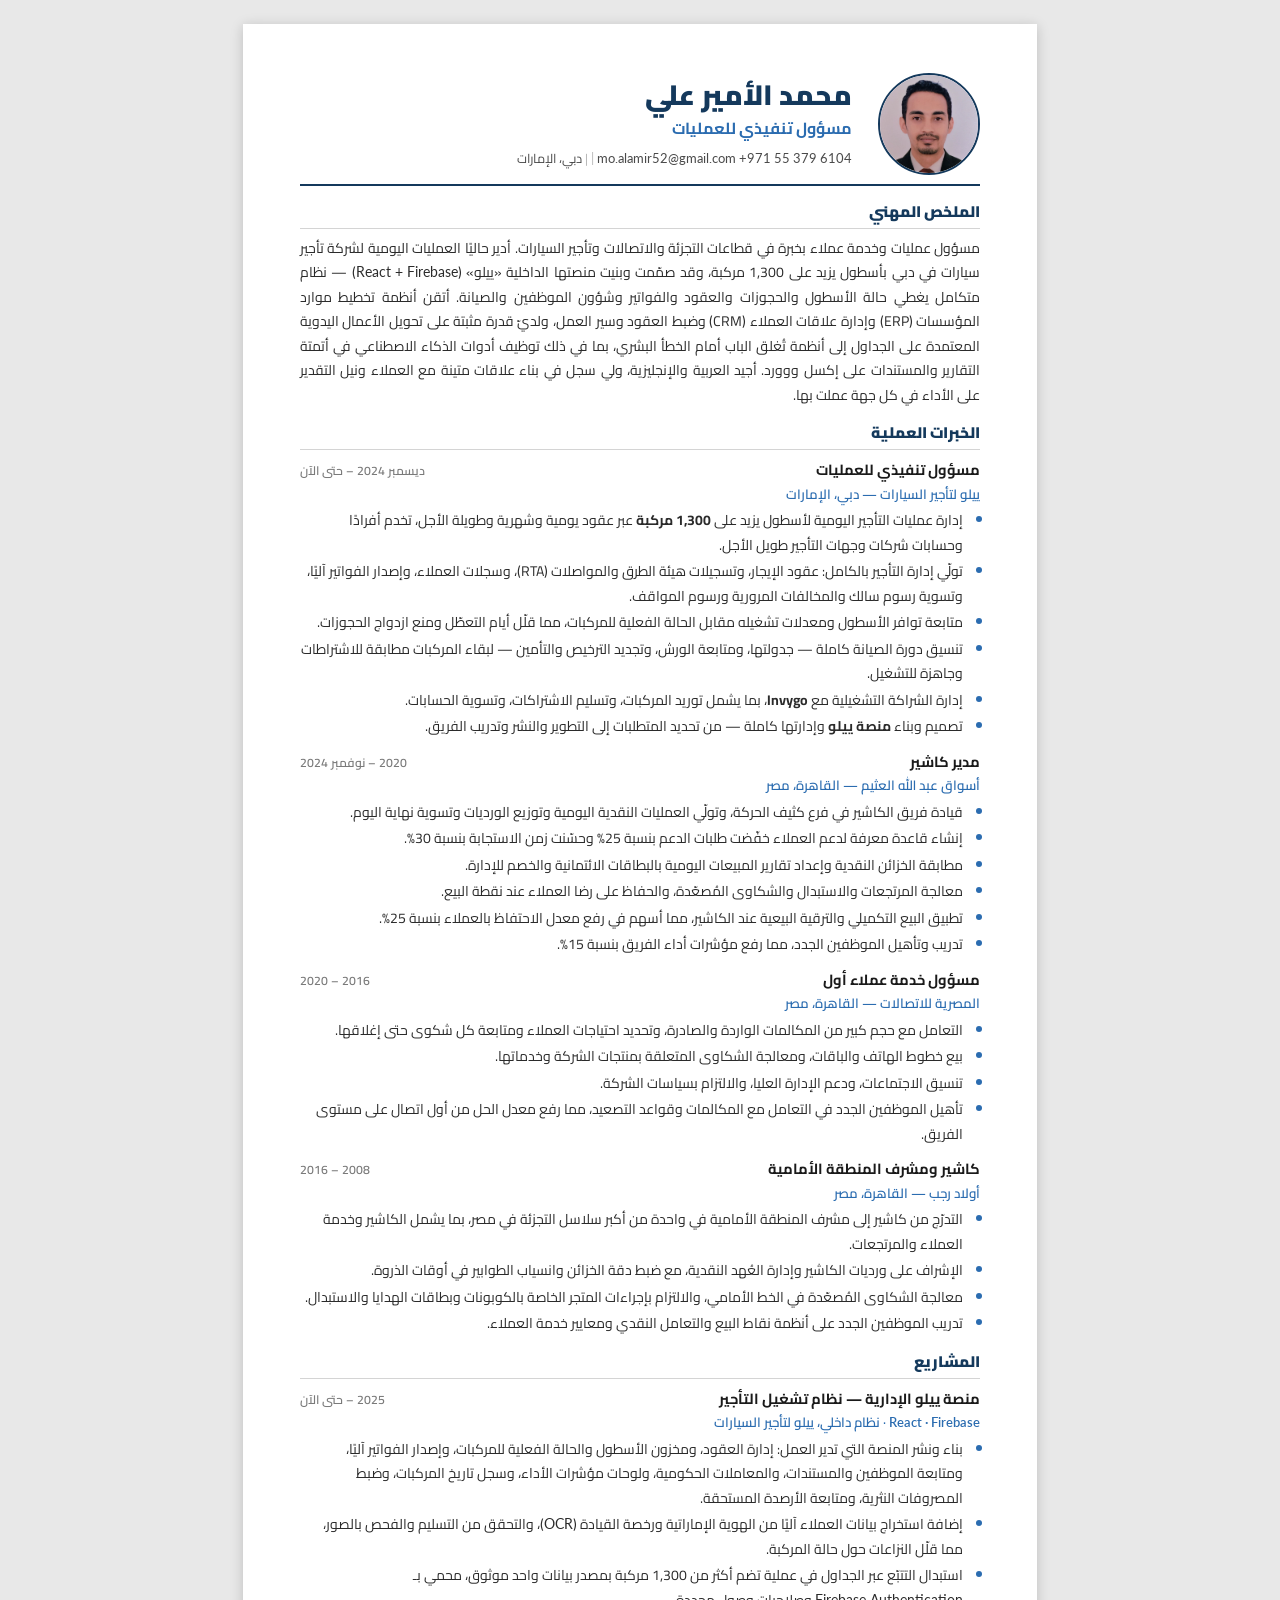
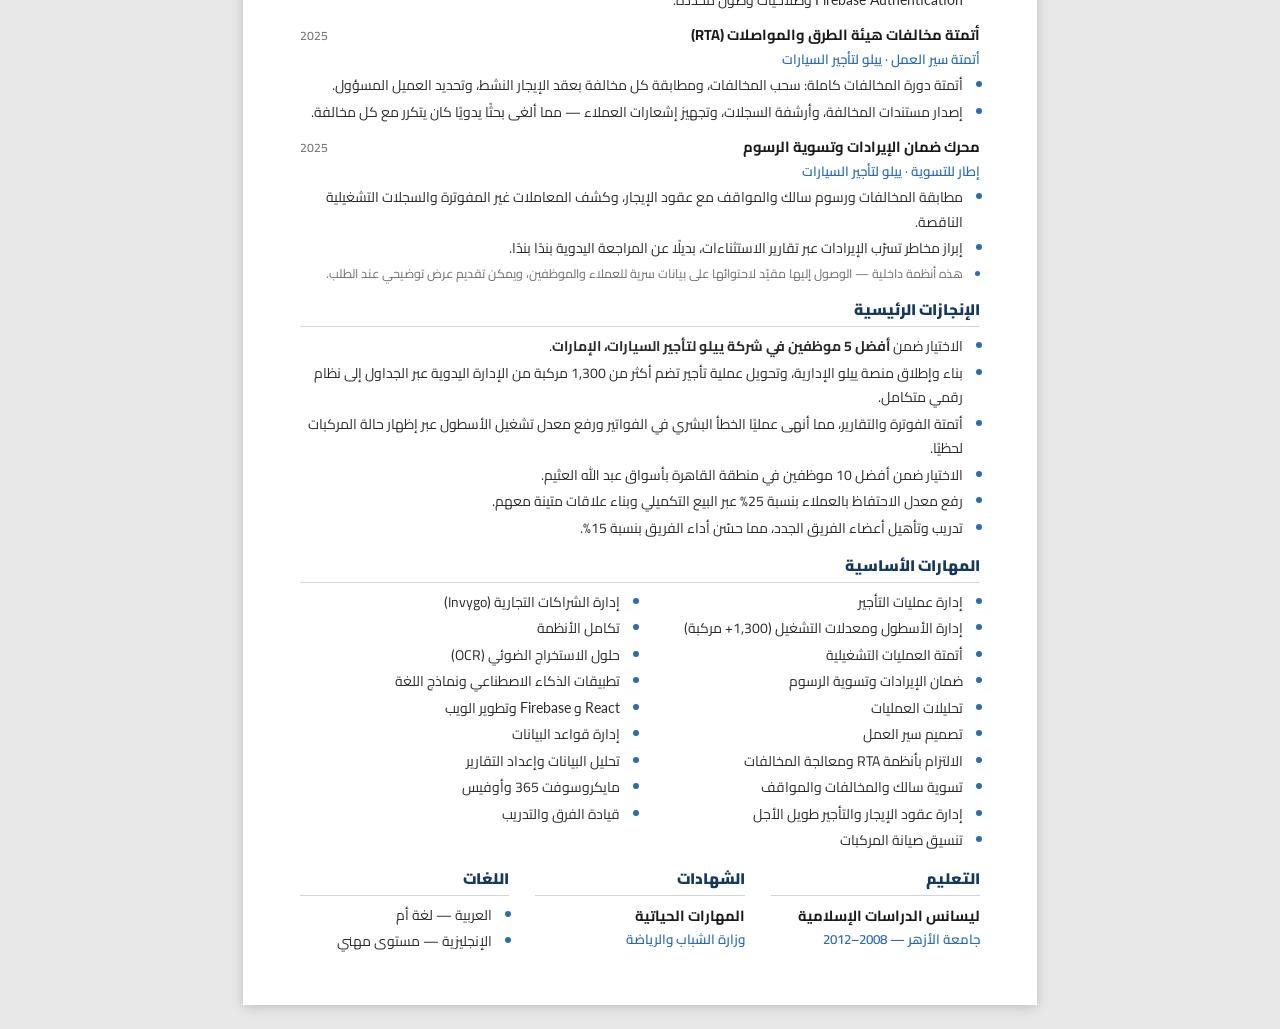
<file: resume-print-ar.html>
<!DOCTYPE html>
<html lang="ar" dir="rtl">
<head>
<meta charset="UTF-8">
<meta name="viewport" content="width=device-width, initial-scale=1.0">
<title>محمد الأمير علي — السيرة الذاتية</title>
<link rel="preconnect" href="https://fonts.googleapis.com">
<link rel="preconnect" href="https://fonts.gstatic.com" crossorigin>
<link href="https://fonts.googleapis.com/css2?family=Cairo:wght@400;600;700;900&family=Lato:wght@400;700&display=swap" rel="stylesheet">
<style>
    * { margin: 0; padding: 0; box-sizing: border-box; }

    body {
        font-family: 'Cairo', 'Segoe UI', Tahoma, Arial, sans-serif;
        font-size: 10.5pt;
        line-height: 1.75;
        color: #2b2b2b;
        background: #e8e8e8;
        padding: 24px 0;
        -webkit-font-smoothing: antialiased;
    }

    .page {
        width: 210mm;
        min-height: 297mm;
        margin: 0 auto;
        padding: 13mm 15mm;
        background: #fff;
        box-shadow: 0 2px 12px rgba(0,0,0,.18);
    }

    /* ---------- الترويسة ---------- */
    header {
        display: flex;
        align-items: center;
        gap: 7mm;
        padding-bottom: 9px;
        border-bottom: 2.5px solid #14395c;
    }

    .photo {
        width: 27mm;
        height: 27mm;
        border-radius: 50%;
        object-fit: cover;
        object-position: center top;
        border: 2.5px solid #14395c;
        flex-shrink: 0;
    }

    .identity { flex: 1; }

    .name {
        font-size: 21pt;
        font-weight: 900;
        line-height: 1.25;
        color: #14395c;
    }
    .role {
        font-size: 12pt;
        font-weight: 700;
        color: #2b6cb0;
        margin-top: 1px;
    }
    .contact {
        margin-top: 5px;
        font-size: 9.6pt;
        color: #4a4a4a;
    }
    .contact a { color: #4a4a4a; text-decoration: none; }
    .contact span + span::before { content: "   |   "; color: #b9b9b9; }
    .ltr { direction: ltr; display: inline-block; unicode-bidi: embed; font-family: 'Lato', sans-serif; }

    /* ---------- الأقسام ---------- */
    h2 {
        font-size: 11.5pt;
        font-weight: 900;
        color: #14395c;
        margin: 13px 0 7px;
        padding-bottom: 2px;
        border-bottom: 1px solid #d4d4d4;
    }

    p.summary { text-align: justify; }

    .job { margin-bottom: 10px; page-break-inside: avoid; }
    .job:last-child { margin-bottom: 0; }

    .job-head {
        display: flex;
        justify-content: space-between;
        align-items: baseline;
        gap: 12px;
    }
    .job-title { font-size: 11pt; font-weight: 700; color: #1a1a1a; }
    .job-date  { font-size: 9.2pt; font-weight: 600; color: #7a7a7a; white-space: nowrap; }
    .job-org   { font-size: 10pt; font-weight: 600; color: #2b6cb0; margin-bottom: 2px; }

    ul { margin: 0; padding-right: 17px; }
    li { margin-bottom: 2px; }
    li::marker { color: #2b6cb0; }

    .note { font-size: 9.3pt; color: #6e6e6e; }

    /* ---------- أعمدة ---------- */
    .cols { display: flex; gap: 26px; }
    .cols > div { flex: 1; }

    .skills {
        column-count: 2;
        column-gap: 24px;
        padding-right: 17px;
    }
    .skills li { break-inside: avoid; }

    /* ---------- الطباعة ---------- */
    @page { size: A4; margin: 11mm 13mm; }

    @media print {
        body { background: #fff; padding: 0; font-size: 10.2pt; }
        .page {
            width: auto;
            min-height: 0;
            margin: 0;
            padding: 0;
            box-shadow: none;
        }
        a { color: #2b2b2b !important; }
        h2 { page-break-after: avoid; }
        .photo { -webkit-print-color-adjust: exact; print-color-adjust: exact; }
    }
</style>
</head>
<body>
<div class="page">

    <!-- ================= الترويسة ================= -->
    <header>
        <img class="photo" src="mohamed-alamir.jpg" alt="محمد الأمير علي">
        <div class="identity">
            <div class="name">محمد الأمير علي</div>
            <div class="role">مسؤول تنفيذي للعمليات</div>
            <div class="contact">
                <span class="ltr">+971 55 379 6104</span>
                <span class="ltr"><a href="mailto:mo.alamir52@gmail.com">mo.alamir52@gmail.com</a></span>
                <span>دبي، الإمارات</span>
            </div>
        </div>
    </header>

    <!-- ================= الملخص ================= -->
    <h2>الملخص المهني</h2>
    <p class="summary">
        مسؤول عمليات وخدمة عملاء بخبرة في قطاعات التجزئة والاتصالات وتأجير السيارات.
        أدير حاليًا العمليات اليومية لشركة تأجير سيارات في دبي بأسطول يزيد على 1,300 مركبة، وقد صمّمت وبنيت
        منصتها الداخلية «ييلو» (<span class="ltr">React + Firebase</span>) — نظام متكامل يغطي حالة الأسطول والحجوزات
        والعقود والفواتير وشؤون الموظفين والصيانة. أتقن أنظمة تخطيط موارد المؤسسات (ERP) وإدارة علاقات العملاء (CRM)
        وضبط العقود وسير العمل، ولديّ قدرة مثبتة على تحويل الأعمال اليدوية المعتمدة على الجداول إلى أنظمة تُغلق الباب
        أمام الخطأ البشري، بما في ذلك توظيف أدوات الذكاء الاصطناعي في أتمتة التقارير والمستندات على إكسل ووورد.
        أجيد العربية والإنجليزية، ولي سجل في بناء علاقات متينة مع العملاء ونيل التقدير على الأداء في كل جهة عملت بها.
    </p>

    <!-- ================= الخبرات ================= -->
    <h2>الخبرات العملية</h2>

    <div class="job">
        <div class="job-head">
            <span class="job-title">مسؤول تنفيذي للعمليات</span>
            <span class="job-date">ديسمبر 2024 – حتى الآن</span>
        </div>
        <div class="job-org">ييلو لتأجير السيارات — دبي، الإمارات</div>
        <ul>
            <li>إدارة عمليات التأجير اليومية لأسطول يزيد على <strong>1,300 مركبة</strong> عبر عقود يومية وشهرية وطويلة الأجل، تخدم أفرادًا وحسابات شركات وجهات التأجير طويل الأجل.</li>
            <li>تولّي إدارة التأجير بالكامل: عقود الإيجار، وتسجيلات هيئة الطرق والمواصلات (RTA)، وسجلات العملاء، وإصدار الفواتير آليًا، وتسوية رسوم سالك والمخالفات المرورية ورسوم المواقف.</li>
            <li>متابعة توافر الأسطول ومعدلات تشغيله مقابل الحالة الفعلية للمركبات، مما قلّل أيام التعطّل ومنع ازدواج الحجوزات.</li>
            <li>تنسيق دورة الصيانة كاملة — جدولتها، ومتابعة الورش، وتجديد الترخيص والتأمين — لبقاء المركبات مطابقة للاشتراطات وجاهزة للتشغيل.</li>
            <li>إدارة الشراكة التشغيلية مع <strong>Invygo</strong>، بما يشمل توريد المركبات، وتسليم الاشتراكات، وتسوية الحسابات.</li>
            <li>تصميم وبناء <strong>منصة ييلو</strong> وإدارتها كاملة — من تحديد المتطلبات إلى التطوير والنشر وتدريب الفريق.</li>
        </ul>
    </div>

    <div class="job">
        <div class="job-head">
            <span class="job-title">مدير كاشير</span>
            <span class="job-date">2020 – نوفمبر 2024</span>
        </div>
        <div class="job-org">أسواق عبد الله العثيم — القاهرة، مصر</div>
        <ul>
            <li>قيادة فريق الكاشير في فرع كثيف الحركة، وتولّي العمليات النقدية اليومية وتوزيع الورديات وتسوية نهاية اليوم.</li>
            <li>إنشاء قاعدة معرفة لدعم العملاء خفّضت طلبات الدعم بنسبة 25% وحسّنت زمن الاستجابة بنسبة 30%.</li>
            <li>مطابقة الخزائن النقدية وإعداد تقارير المبيعات اليومية بالبطاقات الائتمانية والخصم للإدارة.</li>
            <li>معالجة المرتجعات والاستبدال والشكاوى المُصعّدة، والحفاظ على رضا العملاء عند نقطة البيع.</li>
            <li>تطبيق البيع التكميلي والترقية البيعية عند الكاشير، مما أسهم في رفع معدل الاحتفاظ بالعملاء بنسبة 25%.</li>
            <li>تدريب وتأهيل الموظفين الجدد، مما رفع مؤشرات أداء الفريق بنسبة 15%.</li>
        </ul>
    </div>

    <div class="job">
        <div class="job-head">
            <span class="job-title">مسؤول خدمة عملاء أول</span>
            <span class="job-date">2016 – 2020</span>
        </div>
        <div class="job-org">المصرية للاتصالات — القاهرة، مصر</div>
        <ul>
            <li>التعامل مع حجم كبير من المكالمات الواردة والصادرة، وتحديد احتياجات العملاء ومتابعة كل شكوى حتى إغلاقها.</li>
            <li>بيع خطوط الهاتف والباقات، ومعالجة الشكاوى المتعلقة بمنتجات الشركة وخدماتها.</li>
            <li>تنسيق الاجتماعات، ودعم الإدارة العليا، والالتزام بسياسات الشركة.</li>
            <li>تأهيل الموظفين الجدد في التعامل مع المكالمات وقواعد التصعيد، مما رفع معدل الحل من أول اتصال على مستوى الفريق.</li>
        </ul>
    </div>

    <div class="job">
        <div class="job-head">
            <span class="job-title">كاشير ومشرف المنطقة الأمامية</span>
            <span class="job-date">2008 – 2016</span>
        </div>
        <div class="job-org">أولاد رجب — القاهرة، مصر</div>
        <ul>
            <li>التدرّج من كاشير إلى مشرف المنطقة الأمامية في واحدة من أكبر سلاسل التجزئة في مصر، بما يشمل الكاشير وخدمة العملاء والمرتجعات.</li>
            <li>الإشراف على ورديات الكاشير وإدارة العُهد النقدية، مع ضبط دقة الخزائن وانسياب الطوابير في أوقات الذروة.</li>
            <li>معالجة الشكاوى المُصعّدة في الخط الأمامي، والالتزام بإجراءات المتجر الخاصة بالكوبونات وبطاقات الهدايا والاستبدال.</li>
            <li>تدريب الموظفين الجدد على أنظمة نقاط البيع والتعامل النقدي ومعايير خدمة العملاء.</li>
        </ul>
    </div>

    <!-- ================= المشاريع ================= -->
    <h2>المشاريع</h2>

    <div class="job">
        <div class="job-head">
            <span class="job-title">منصة ييلو الإدارية — نظام تشغيل التأجير</span>
            <span class="job-date">2025 – حتى الآن</span>
        </div>
        <div class="job-org"><span class="ltr">React · Firebase</span> · نظام داخلي، ييلو لتأجير السيارات</div>
        <ul>
            <li>بناء ونشر المنصة التي تدير العمل: إدارة العقود، ومخزون الأسطول والحالة الفعلية للمركبات، وإصدار الفواتير آليًا، ومتابعة الموظفين والمستندات، والمعاملات الحكومية، ولوحات مؤشرات الأداء، وسجل تاريخ المركبات، وضبط المصروفات النثرية، ومتابعة الأرصدة المستحقة.</li>
            <li>إضافة استخراج بيانات العملاء آليًا من الهوية الإماراتية ورخصة القيادة (<span class="ltr">OCR</span>)، والتحقق من التسليم والفحص بالصور، مما قلّل النزاعات حول حالة المركبة.</li>
            <li>استبدال التتبّع عبر الجداول في عملية تضم أكثر من 1,300 مركبة بمصدر بيانات واحد موثوق، محمي بـ <span class="ltr">Firebase Authentication</span> وصلاحيات وصول محددة.</li>
        </ul>
    </div>

    <div class="job">
        <div class="job-head">
            <span class="job-title">أتمتة مخالفات هيئة الطرق والمواصلات (RTA)</span>
            <span class="job-date">2025</span>
        </div>
        <div class="job-org">أتمتة سير العمل · ييلو لتأجير السيارات</div>
        <ul>
            <li>أتمتة دورة المخالفات كاملة: سحب المخالفات، ومطابقة كل مخالفة بعقد الإيجار النشط، وتحديد العميل المسؤول.</li>
            <li>إصدار مستندات المخالفة، وأرشفة السجلات، وتجهيز إشعارات العملاء — مما ألغى بحثًا يدويًا كان يتكرر مع كل مخالفة.</li>
        </ul>
    </div>

    <div class="job">
        <div class="job-head">
            <span class="job-title">محرك ضمان الإيرادات وتسوية الرسوم</span>
            <span class="job-date">2025</span>
        </div>
        <div class="job-org">إطار للتسوية · ييلو لتأجير السيارات</div>
        <ul>
            <li>مطابقة المخالفات ورسوم سالك والمواقف مع عقود الإيجار، وكشف المعاملات غير المفوترة والسجلات التشغيلية الناقصة.</li>
            <li>إبراز مخاطر تسرّب الإيرادات عبر تقارير الاستثناءات، بديلًا عن المراجعة اليدوية بندًا بندًا.</li>
            <li class="note">هذه أنظمة داخلية — الوصول إليها مقيّد لاحتوائها على بيانات سرية للعملاء والموظفين، ويمكن تقديم عرض توضيحي عند الطلب.</li>
        </ul>
    </div>

    <!-- ================= الإنجازات ================= -->
    <h2>الإنجازات الرئيسية</h2>
    <ul>
        <li>الاختيار ضمن <strong>أفضل 5 موظفين في شركة ييلو لتأجير السيارات، الإمارات</strong>.</li>
        <li>بناء وإطلاق منصة ييلو الإدارية، وتحويل عملية تأجير تضم أكثر من 1,300 مركبة من الإدارة اليدوية عبر الجداول إلى نظام رقمي متكامل.</li>
        <li>أتمتة الفوترة والتقارير، مما أنهى عمليًا الخطأ البشري في الفواتير ورفع معدل تشغيل الأسطول عبر إظهار حالة المركبات لحظيًا.</li>
        <li>الاختيار ضمن أفضل 10 موظفين في منطقة القاهرة بأسواق عبد الله العثيم.</li>
        <li>رفع معدل الاحتفاظ بالعملاء بنسبة 25% عبر البيع التكميلي وبناء علاقات متينة معهم.</li>
        <li>تدريب وتأهيل أعضاء الفريق الجدد، مما حسّن أداء الفريق بنسبة 15%.</li>
    </ul>

    <!-- ================= المهارات ================= -->
    <h2>المهارات الأساسية</h2>
    <ul class="skills">
        <li>إدارة عمليات التأجير</li>
        <li>إدارة الأسطول ومعدلات التشغيل (1,300+ مركبة)</li>
        <li>أتمتة العمليات التشغيلية</li>
        <li>ضمان الإيرادات وتسوية الرسوم</li>
        <li>تحليلات العمليات</li>
        <li>تصميم سير العمل</li>
        <li>الالتزام بأنظمة RTA ومعالجة المخالفات</li>
        <li>تسوية سالك والمخالفات والمواقف</li>
        <li>إدارة عقود الإيجار والتأجير طويل الأجل</li>
        <li>تنسيق صيانة المركبات</li>
        <li>إدارة الشراكات التجارية (Invygo)</li>
        <li>تكامل الأنظمة</li>
        <li>حلول الاستخراج الضوئي (OCR)</li>
        <li>تطبيقات الذكاء الاصطناعي ونماذج اللغة</li>
        <li><span class="ltr">React</span> و <span class="ltr">Firebase</span> وتطوير الويب</li>
        <li>إدارة قواعد البيانات</li>
        <li>تحليل البيانات وإعداد التقارير</li>
        <li>مايكروسوفت 365 وأوفيس</li>
        <li>قيادة الفرق والتدريب</li>
    </ul>

    <!-- ================= التعليم واللغات ================= -->
    <div class="cols">
        <div>
            <h2>التعليم</h2>
            <div class="job-title">ليسانس الدراسات الإسلامية</div>
            <div class="job-org">جامعة الأزهر — 2008–2012</div>
        </div>
        <div>
            <h2>الشهادات</h2>
            <div class="job-title">المهارات الحياتية</div>
            <div class="job-org">وزارة الشباب والرياضة</div>
        </div>
        <div>
            <h2>اللغات</h2>
            <ul>
                <li>العربية — لغة أم</li>
                <li>الإنجليزية — مستوى مهني</li>
            </ul>
        </div>
    </div>

</div>
</body>
</html>
</file>
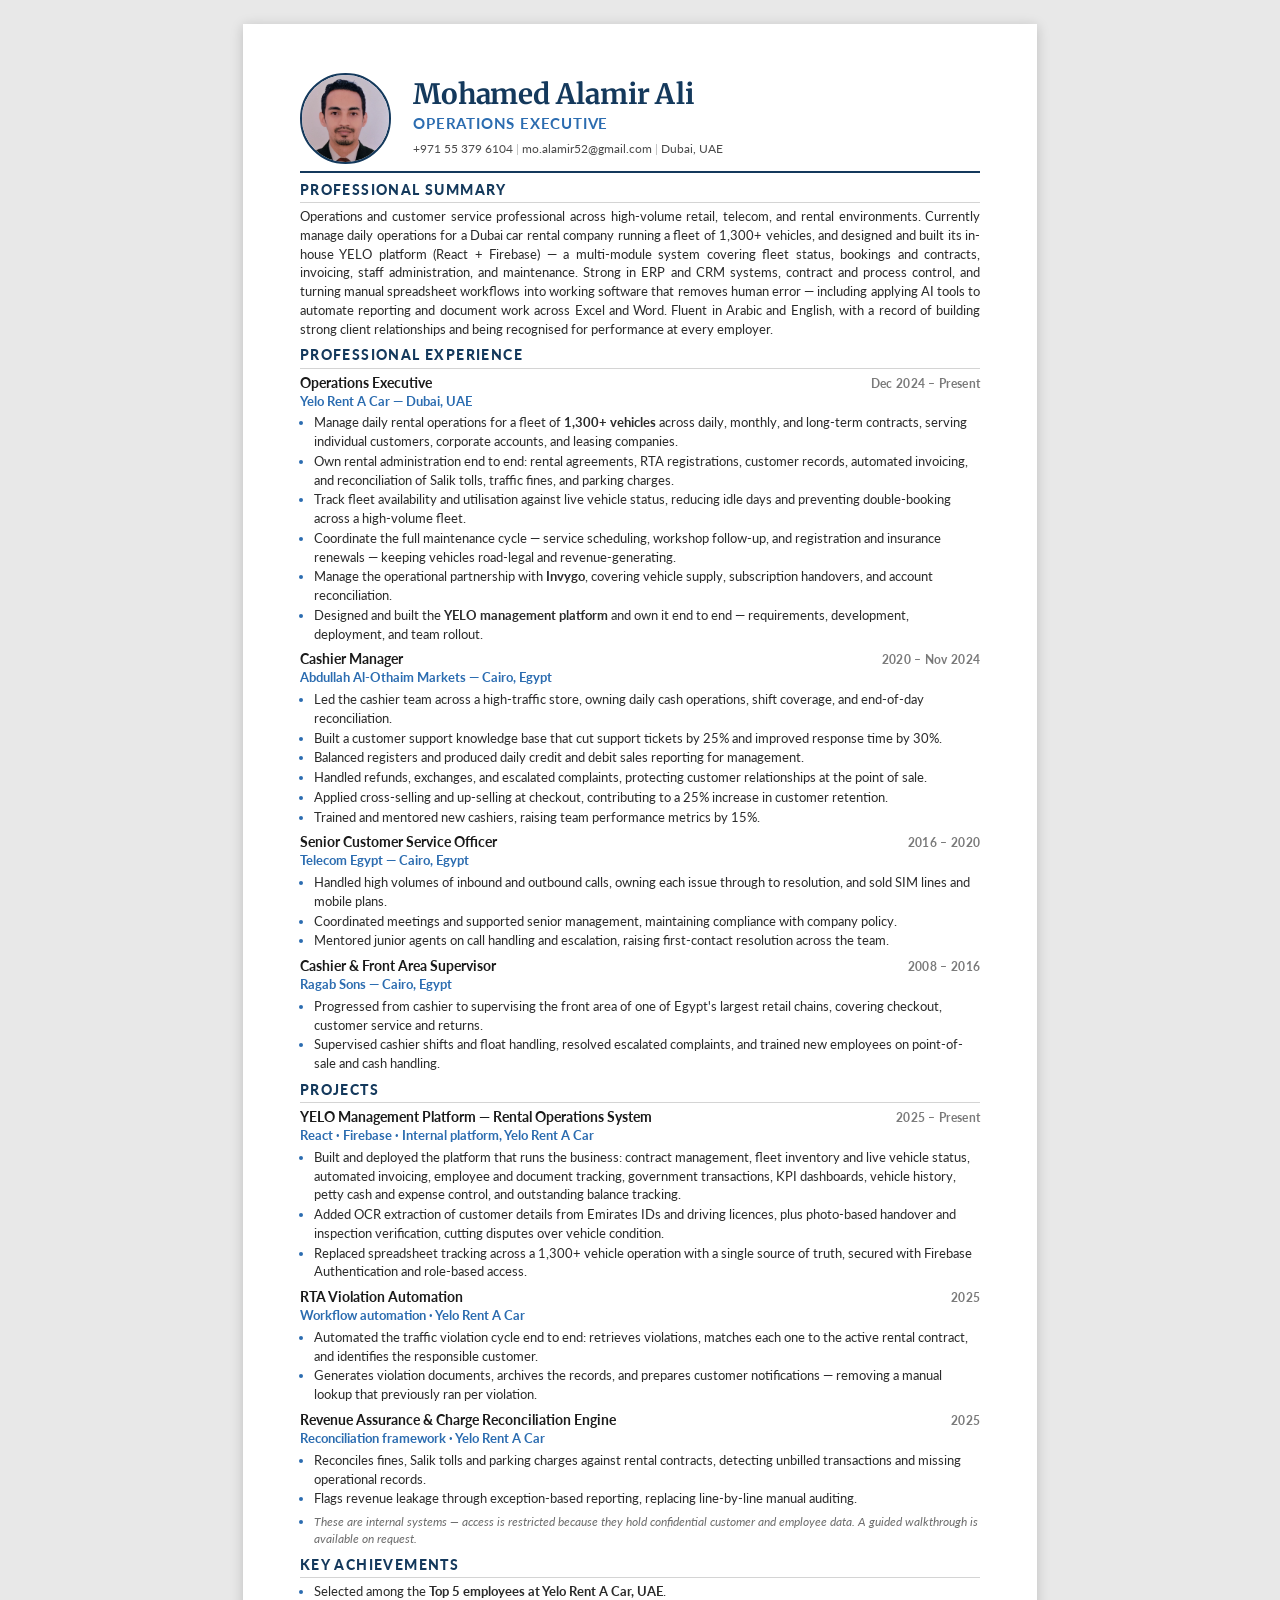
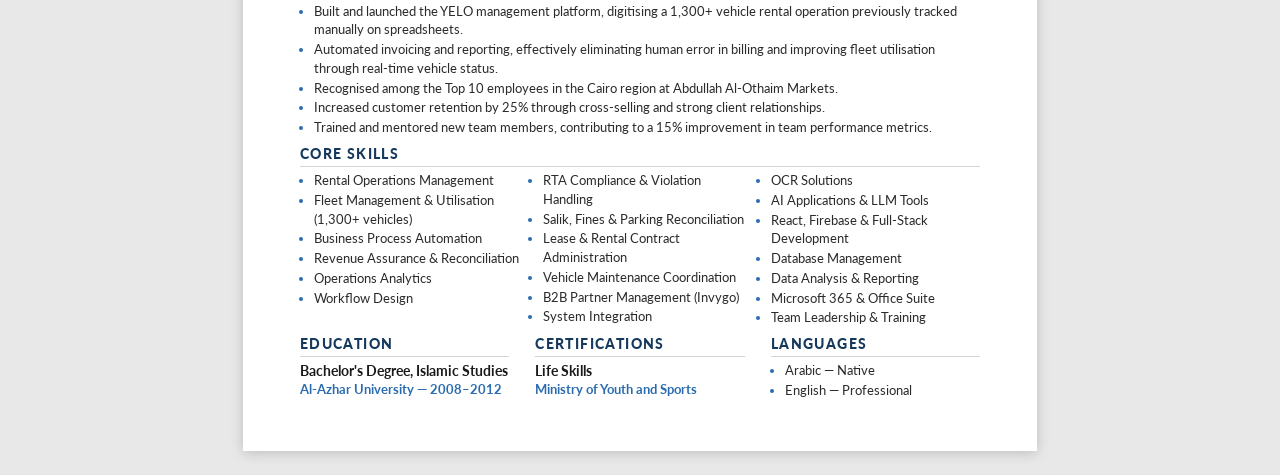
<file: resume-print.html>
<!DOCTYPE html>
<html lang="en">
<head>
<meta charset="UTF-8">
<meta name="viewport" content="width=device-width, initial-scale=1.0">
<title>Mohamed Alamir Ali — Resume</title>
<link rel="preconnect" href="https://fonts.googleapis.com">
<link rel="preconnect" href="https://fonts.gstatic.com" crossorigin>
<link href="https://fonts.googleapis.com/css2?family=Lato:wght@400;700;900&family=Merriweather:wght@700&display=swap" rel="stylesheet">
<style>
    * { margin: 0; padding: 0; box-sizing: border-box; }

    body {
        font-family: 'Lato', 'Segoe UI', Arial, sans-serif;
        font-size: 9.9pt;
        line-height: 1.42;
        color: #2b2b2b;
        background: #e8e8e8;
        padding: 24px 0;
        -webkit-font-smoothing: antialiased;
    }

    .page {
        width: 210mm;
        min-height: 297mm;
        margin: 0 auto;
        padding: 13mm 15mm;
        background: #fff;
        box-shadow: 0 2px 12px rgba(0,0,0,.18);
    }

    /* ---------- Header ---------- */
    header {
        display: flex;
        align-items: center;
        gap: 6mm;
        padding-bottom: 7px;
        border-bottom: 2.5px solid #14395c;
    }

    .photo {
        width: 24mm;
        height: 24mm;
        border-radius: 50%;
        object-fit: cover;
        object-position: center top;
        border: 2.5px solid #14395c;
        flex-shrink: 0;
    }

    .identity { flex: 1; }

    .name {
        font-family: 'Merriweather', Georgia, serif;
        font-size: 21pt;
        font-weight: 700;
        line-height: 1.1;
        color: #14395c;
        letter-spacing: -.2px;
    }
    .role {
        font-size: 11.5pt;
        font-weight: 700;
        color: #2b6cb0;
        letter-spacing: .8px;
        text-transform: uppercase;
        margin-top: 3px;
    }
    .contact {
        margin-top: 6px;
        font-size: 9.3pt;
        color: #4a4a4a;
    }
    .contact a { color: #4a4a4a; text-decoration: none; }
    .contact span + span::before { content: "   |   "; color: #b9b9b9; }

    /* ---------- Sections ---------- */
    h2 {
        font-size: 10.2pt;
        font-weight: 900;
        text-transform: uppercase;
        letter-spacing: 1.4px;
        color: #14395c;
        margin: 8px 0 4px;
        padding-bottom: 2px;
        border-bottom: 1px solid #d4d4d4;
    }

    p.summary { text-align: justify; }

    .job { margin-bottom: 6px; page-break-inside: avoid; }
    .job:last-child { margin-bottom: 0; }

    .job-head {
        display: flex;
        justify-content: space-between;
        align-items: baseline;
        gap: 12px;
    }
    .job-title { font-size: 10.6pt; font-weight: 700; color: #1a1a1a; }
    .job-date  { font-size: 8.8pt; font-weight: 700; color: #7a7a7a; white-space: nowrap; letter-spacing: .3px; }
    .job-org   { font-size: 9.4pt; font-weight: 700; color: #2b6cb0; margin-bottom: 3px; }

    ul { margin: 0; padding-left: 14px; }
    li { margin-bottom: 1px; }
    li::marker { color: #2b6cb0; }

    .note { font-size: 8.9pt; color: #6e6e6e; font-style: italic; }

    /* ---------- Two-column blocks ---------- */
    .cols { display: flex; gap: 26px; }
    .cols > div { flex: 1; }

    .skills {
        column-count: 3;
        column-gap: 20px;
        padding-left: 14px;
    }
    .skills li { break-inside: avoid; }

    /* ---------- Print ---------- */
    @page { size: A4; margin: 9mm 12mm; }

    @media print {
        body { background: #fff; padding: 0; font-size: 9.3pt; }
        .page {
            width: auto;
            min-height: 0;
            margin: 0;
            padding: 0;
            box-shadow: none;
        }
        a { color: #2b2b2b !important; }
        h2 { page-break-after: avoid; }
        .photo { -webkit-print-color-adjust: exact; print-color-adjust: exact; }
    }
</style>
</head>
<body>
<div class="page">

    <!-- ================= HEADER ================= -->
    <header>
        <img class="photo" src="mohamed-alamir.jpg" alt="Mohamed Alamir Ali">
        <div class="identity">
            <div class="name">Mohamed Alamir Ali</div>
            <div class="role">Operations Executive</div>
            <div class="contact">
                <span>+971 55 379 6104</span>
                <span><a href="mailto:mo.alamir52@gmail.com">mo.alamir52@gmail.com</a></span>
                <span>Dubai, UAE</span>
            </div>
        </div>
    </header>

    <!-- ================= SUMMARY ================= -->
    <h2>Professional Summary</h2>
    <p class="summary">
        Operations and customer service professional across high-volume retail, telecom,
        and rental environments. Currently manage daily operations for a Dubai car rental company running a fleet of
        1,300+ vehicles, and designed and built its in-house YELO platform (React + Firebase) — a multi-module
        system covering fleet status, bookings and contracts, invoicing, staff administration, and maintenance.
        Strong in ERP and CRM systems, contract and process control, and turning manual spreadsheet workflows
        into working software that removes human error — including applying AI tools to automate reporting and
        document work across Excel and Word. Fluent in Arabic and English, with a record of building strong
        client relationships and being recognised for performance at every employer.
    </p>

    <!-- ================= EXPERIENCE ================= -->
    <h2>Professional Experience</h2>

    <div class="job">
        <div class="job-head">
            <span class="job-title">Operations Executive</span>
            <span class="job-date">Dec 2024 – Present</span>

        </div>
        <div class="job-org">Yelo Rent A Car — Dubai, UAE</div>
        <ul>
            <li>Manage daily rental operations for a fleet of <strong>1,300+ vehicles</strong> across daily, monthly, and long-term contracts, serving individual customers, corporate accounts, and leasing companies.</li>
            <li>Own rental administration end to end: rental agreements, RTA registrations, customer records, automated invoicing, and reconciliation of Salik tolls, traffic fines, and parking charges.</li>
            <li>Track fleet availability and utilisation against live vehicle status, reducing idle days and preventing double-booking across a high-volume fleet.</li>
            <li>Coordinate the full maintenance cycle — service scheduling, workshop follow-up, and registration and insurance renewals — keeping vehicles road-legal and revenue-generating.</li>
            <li>Manage the operational partnership with <strong>Invygo</strong>, covering vehicle supply, subscription handovers, and account reconciliation.</li>
            <li>Designed and built the <strong>YELO management platform</strong> and own it end to end — requirements, development, deployment, and team rollout.</li>
        </ul>
    </div>

    <div class="job">
        <div class="job-head">
            <span class="job-title">Cashier Manager</span>
            <span class="job-date">2020 – Nov 2024</span>
        </div>
        <div class="job-org">Abdullah Al-Othaim Markets — Cairo, Egypt</div>
        <ul>
            <li>Led the cashier team across a high-traffic store, owning daily cash operations, shift coverage, and end-of-day reconciliation.</li>
            <li>Built a customer support knowledge base that cut support tickets by 25% and improved response time by 30%.</li>
            <li>Balanced registers and produced daily credit and debit sales reporting for management.</li>
            <li>Handled refunds, exchanges, and escalated complaints, protecting customer relationships at the point of sale.</li>
            <li>Applied cross-selling and up-selling at checkout, contributing to a 25% increase in customer retention.</li>
            <li>Trained and mentored new cashiers, raising team performance metrics by 15%.</li>
        </ul>
    </div>

    <div class="job">
        <div class="job-head">
            <span class="job-title">Senior Customer Service Officer</span>
            <span class="job-date">2016 – 2020</span>
        </div>
        <div class="job-org">Telecom Egypt — Cairo, Egypt</div>
        <ul>
            <li>Handled high volumes of inbound and outbound calls, owning each issue through to resolution, and sold SIM lines and mobile plans.</li>
            <li>Coordinated meetings and supported senior management, maintaining compliance with company policy.</li>
            <li>Mentored junior agents on call handling and escalation, raising first-contact resolution across the team.</li>
        </ul>
    </div>

    <div class="job">
        <div class="job-head">
            <span class="job-title">Cashier &amp; Front Area Supervisor</span>
            <span class="job-date">2008 – 2016</span>
        </div>
        <div class="job-org">Ragab Sons — Cairo, Egypt</div>
        <ul>
            <li>Progressed from cashier to supervising the front area of one of Egypt's largest retail chains, covering checkout, customer service and returns.</li>
            <li>Supervised cashier shifts and float handling, resolved escalated complaints, and trained new employees on point-of-sale and cash handling.</li>
        </ul>
    </div>

    <!-- ================= PROJECTS ================= -->
    <h2>Projects</h2>

    <div class="job">
        <div class="job-head">
            <span class="job-title">YELO Management Platform — Rental Operations System</span>
            <span class="job-date">2025 – Present</span>
        </div>
        <div class="job-org">React · Firebase · Internal platform, Yelo Rent A Car</div>
        <ul>
            <li>Built and deployed the platform that runs the business: contract management, fleet inventory and live vehicle status, automated invoicing, employee and document tracking, government transactions, KPI dashboards, vehicle history, petty cash and expense control, and outstanding balance tracking.</li>
            <li>Added OCR extraction of customer details from Emirates IDs and driving licences, plus photo-based handover and inspection verification, cutting disputes over vehicle condition.</li>
            <li>Replaced spreadsheet tracking across a 1,300+ vehicle operation with a single source of truth, secured with Firebase Authentication and role-based access.</li>
        </ul>
    </div>

    <div class="job">
        <div class="job-head">
            <span class="job-title">RTA Violation Automation</span>
            <span class="job-date">2025</span>
        </div>
        <div class="job-org">Workflow automation · Yelo Rent A Car</div>
        <ul>
            <li>Automated the traffic violation cycle end to end: retrieves violations, matches each one to the active rental contract, and identifies the responsible customer.</li>
            <li>Generates violation documents, archives the records, and prepares customer notifications — removing a manual lookup that previously ran per violation.</li>
        </ul>
    </div>

    <div class="job">
        <div class="job-head">
            <span class="job-title">Revenue Assurance &amp; Charge Reconciliation Engine</span>
            <span class="job-date">2025</span>
        </div>
        <div class="job-org">Reconciliation framework · Yelo Rent A Car</div>
        <ul>
            <li>Reconciles fines, Salik tolls and parking charges against rental contracts, detecting unbilled transactions and missing operational records.</li>
            <li>Flags revenue leakage through exception-based reporting, replacing line-by-line manual auditing.</li>
        </ul>
    </div>

    <div class="job">
        <ul>
            <li class="note">These are internal systems — access is restricted because they hold confidential customer and employee data. A guided walkthrough is available on request.</li>
        </ul>
    </div>

    <!-- ================= ACHIEVEMENTS ================= -->
    <h2>Key Achievements</h2>
    <ul>
        <li>Selected among the <strong>Top 5 employees at Yelo Rent A Car, UAE</strong>.</li>
        <li>Built and launched the YELO management platform, digitising a 1,300+ vehicle rental operation previously tracked manually on spreadsheets.</li>
        <li>Automated invoicing and reporting, effectively eliminating human error in billing and improving fleet utilisation through real-time vehicle status.</li>
        <li>Recognised among the Top 10 employees in the Cairo region at Abdullah Al-Othaim Markets.</li>
        <li>Increased customer retention by 25% through cross-selling and strong client relationships.</li>
        <li>Trained and mentored new team members, contributing to a 15% improvement in team performance metrics.</li>
    </ul>

    <!-- ================= SKILLS ================= -->
    <h2>Core Skills</h2>
    <ul class="skills">
        <li>Rental Operations Management</li>
        <li>Fleet Management &amp; Utilisation (1,300+ vehicles)</li>
        <li>Business Process Automation</li>
        <li>Revenue Assurance &amp; Reconciliation</li>
        <li>Operations Analytics</li>
        <li>Workflow Design</li>
        <li>RTA Compliance &amp; Violation Handling</li>
        <li>Salik, Fines &amp; Parking Reconciliation</li>
        <li>Lease &amp; Rental Contract Administration</li>
        <li>Vehicle Maintenance Coordination</li>
        <li>B2B Partner Management (Invygo)</li>
        <li>System Integration</li>
        <li>OCR Solutions</li>
        <li>AI Applications &amp; LLM Tools</li>
        <li>React, Firebase &amp; Full-Stack Development</li>
        <li>Database Management</li>
        <li>Data Analysis &amp; Reporting</li>
        <li>Microsoft 365 &amp; Office Suite</li>
        <li>Team Leadership &amp; Training</li>
    </ul>

    <!-- ================= EDUCATION / LANGUAGES ================= -->
    <div class="cols">
        <div>
            <h2>Education</h2>
            <div class="job-title">Bachelor's Degree, Islamic Studies</div>
            <div class="job-org">Al-Azhar University — 2008–2012</div>
        </div>
        <div>
            <h2>Certifications</h2>
            <div class="job-title">Life Skills</div>
            <div class="job-org">Ministry of Youth and Sports</div>
        </div>
        <div>
            <h2>Languages</h2>
            <ul>
                <li>Arabic — Native</li>
                <li>English — Professional</li>
            </ul>
        </div>
    </div>

</div>
</body>
</html>
</file>
<file: styles.css>
/* ==========================================================================
   Mohamed Alamir Ali — CV stylesheet
   Used by english.html and arabic.html
   ========================================================================== */

/* ---------- Global ---------- */
* {
    margin: 0;
    padding: 0;
    box-sizing: border-box;
}

body {
    font-family: 'Montserrat', 'Segoe UI', Tahoma, sans-serif;
    background:
        radial-gradient(900px 500px at 15% -10%, #1d4d7a 0%, transparent 60%),
        radial-gradient(700px 500px at 100% 100%, #0d2b45 0%, transparent 60%),
        linear-gradient(160deg, #0f2d4a 0%, #14395c 55%, #0c2440 100%);
    background-attachment: fixed;
    color: #333;
    line-height: 1.8;
    font-size: 16px;
    display: flex;
    flex-direction: column;
    align-items: center;
    min-height: 100vh;
    padding: 20px;
    position: relative;
    -webkit-font-smoothing: antialiased;
}

/* ---------- Top bar: back + download ---------- */
#download-section {
    display: flex;
    flex-wrap: wrap;
    align-items: center;
    justify-content: center;
    gap: 12px;
    margin-bottom: 20px;
    animation: fadeIn 1s forwards;
}

.back-link {
    display: inline-flex;
    align-items: center;
    gap: 8px;
    padding: 11px 20px;
    font-family: inherit;
    font-size: 16px;
    font-weight: bold;
    color: #14395c;
    background: rgba(255, 255, 255, 0.9);
    border: 1.5px solid rgba(20, 57, 92, 0.25);
    border-radius: 5px;
    text-decoration: none;
    transition: background-color 0.3s ease, border-color 0.3s ease, transform 0.3s ease;
}

.back-link:hover {
    background: #fff;
    border-color: #14395c;
    transform: scale(1.05);
}

/* Keep Latin runs (numbers, emails, tech names) correctly ordered inside RTL text */
.ltr {
    direction: ltr;
    display: inline-block;
    unicode-bidi: embed;
}

#download-section button {
    padding: 12px 24px;
    font-family: inherit;
    font-size: 16px;
    background-color: #0078d7;
    color: #fff;
    border: none;
    border-radius: 5px;
    cursor: pointer;
    transition: background-color 0.3s ease, transform 0.3s ease;
}

#download-section button:hover {
    background-color: #005bb5;
    transform: scale(1.05);
}

/* ---------- Header ---------- */
header {
    text-align: center;
    padding: 30px 20px;
    background-color: #fff;
    border-radius: 16px;
    max-width: 800px;
    width: 100%;
    box-shadow: 0 18px 45px rgba(0, 0, 0, 0.25);
    transition: box-shadow 0.3s ease-in-out;
}

header h1 {
    font-size: 3em;
    margin-bottom: 8px;
    color: #14395c;
    font-weight: 700;
}

header p {
    font-size: 1.2em;
    color: #555;
    line-height: 1.7;
}

header a {
    color: #0078d7;
    text-decoration: none;
    font-weight: bold;
    transition: color 0.3s ease-in-out;
}

header a:hover {
    color: #005bb5;
    text-decoration: underline;
}

/* ---------- Profile image ---------- */
.profile-image {
    width: 150px;
    height: 150px;
    border-radius: 50%;
    object-fit: cover;
    /* Shift the crop window up the source image so the subject sits lower
       in the circle and the whole face, not just the eyes down, is visible */
    object-position: center 22%;
    border: 4px solid #fff;
    margin-bottom: 15px;
    box-shadow: 0 0 0 2px #14395c, 0 6px 16px rgba(0, 0, 0, 0.22);
    transition: transform 0.3s ease-in-out, box-shadow 0.3s ease-in-out;
}

.profile-image:hover {
    transform: scale(1.05);
    box-shadow: 0 6px 15px rgba(0, 0, 0, 0.3);
}

/* ---------- Sections ---------- */
section {
    background-color: #fff;
    padding: 30px;
    margin: 20px auto;
    max-width: 800px;
    width: 100%;
    border-radius: 16px;
    box-shadow: 0 14px 35px rgba(0, 0, 0, 0.2);
    color: #444;
}

section h2 {
    font-size: 1.9em;
    margin-bottom: 15px;
    color: #14395c;
    border-bottom: 3px solid #14395c;
    padding-bottom: 8px;
    transition: color 0.3s ease-in-out;
}

section h2:hover {
    color: #2b6cb0;
}

section p,
section ul {
    font-size: 1.1em;
    margin-bottom: 15px;
    color: #555;
    line-height: 1.7;
}

section ul {
    padding-inline-start: 22px;
}

section li {
    margin-bottom: 10px;
}

/* ---------- Job / project entries ---------- */
.job {
    margin-bottom: 25px;
}

.job:last-child {
    margin-bottom: 0;
}

.job h3 {
    font-size: 1.3em;
    color: #14395c;
    margin-bottom: 2px;
}

.job > p {
    font-size: 1em;
    font-style: italic;
    color: #2b6cb0;
    margin-bottom: 8px;
}

/* ---------- Footer ---------- */
footer {
    text-align: center;
    padding: 18px;
    background: transparent;
    color: rgba(255, 255, 255, 0.72);
    max-width: 800px;
    width: 100%;
    margin-top: 8px;
}

footer p {
    font-size: 1em;
}

footer a {
    color: #0078d7;
    text-decoration: none;
    transition: color 0.3s ease-in-out;
}

footer a:hover {
    color: #005bb5;
    text-decoration: underline;
}

/* ---------- Animations ---------- */
@keyframes fadeIn {
    from { opacity: 0; }
    to   { opacity: 1; }
}

@keyframes slideIn {
    from { transform: translateY(-30px); opacity: 0; }
    to   { transform: translateY(0);     opacity: 1; }
}

/* ---------- Responsive ---------- */
@media (max-width: 768px) {
    body {
        padding: 10px;
    }

    header h1 {
        font-size: 2.2em;
    }

    header p,
    section p,
    footer p {
        font-size: 1em;
    }

    .profile-image {
        width: 120px;
        height: 120px;
    }
}

@media (max-width: 480px) {
    header h1 {
        font-size: 1.8em;
    }

    section h2 {
        font-size: 1.8em;
    }
}

/* ---------- Print ---------- */
@media print {
    body {
        background: #fff;
        padding: 0;
        display: block;
    }

    body::before,
    #download-section {
        display: none;
    }

    header,
    section,
    footer {
        background: #fff;
        box-shadow: none;
        border: none;
        max-width: none;
        padding: 0 0 12px;
        margin: 0;
    }

    section {
        page-break-inside: avoid;
    }
}
</file>
